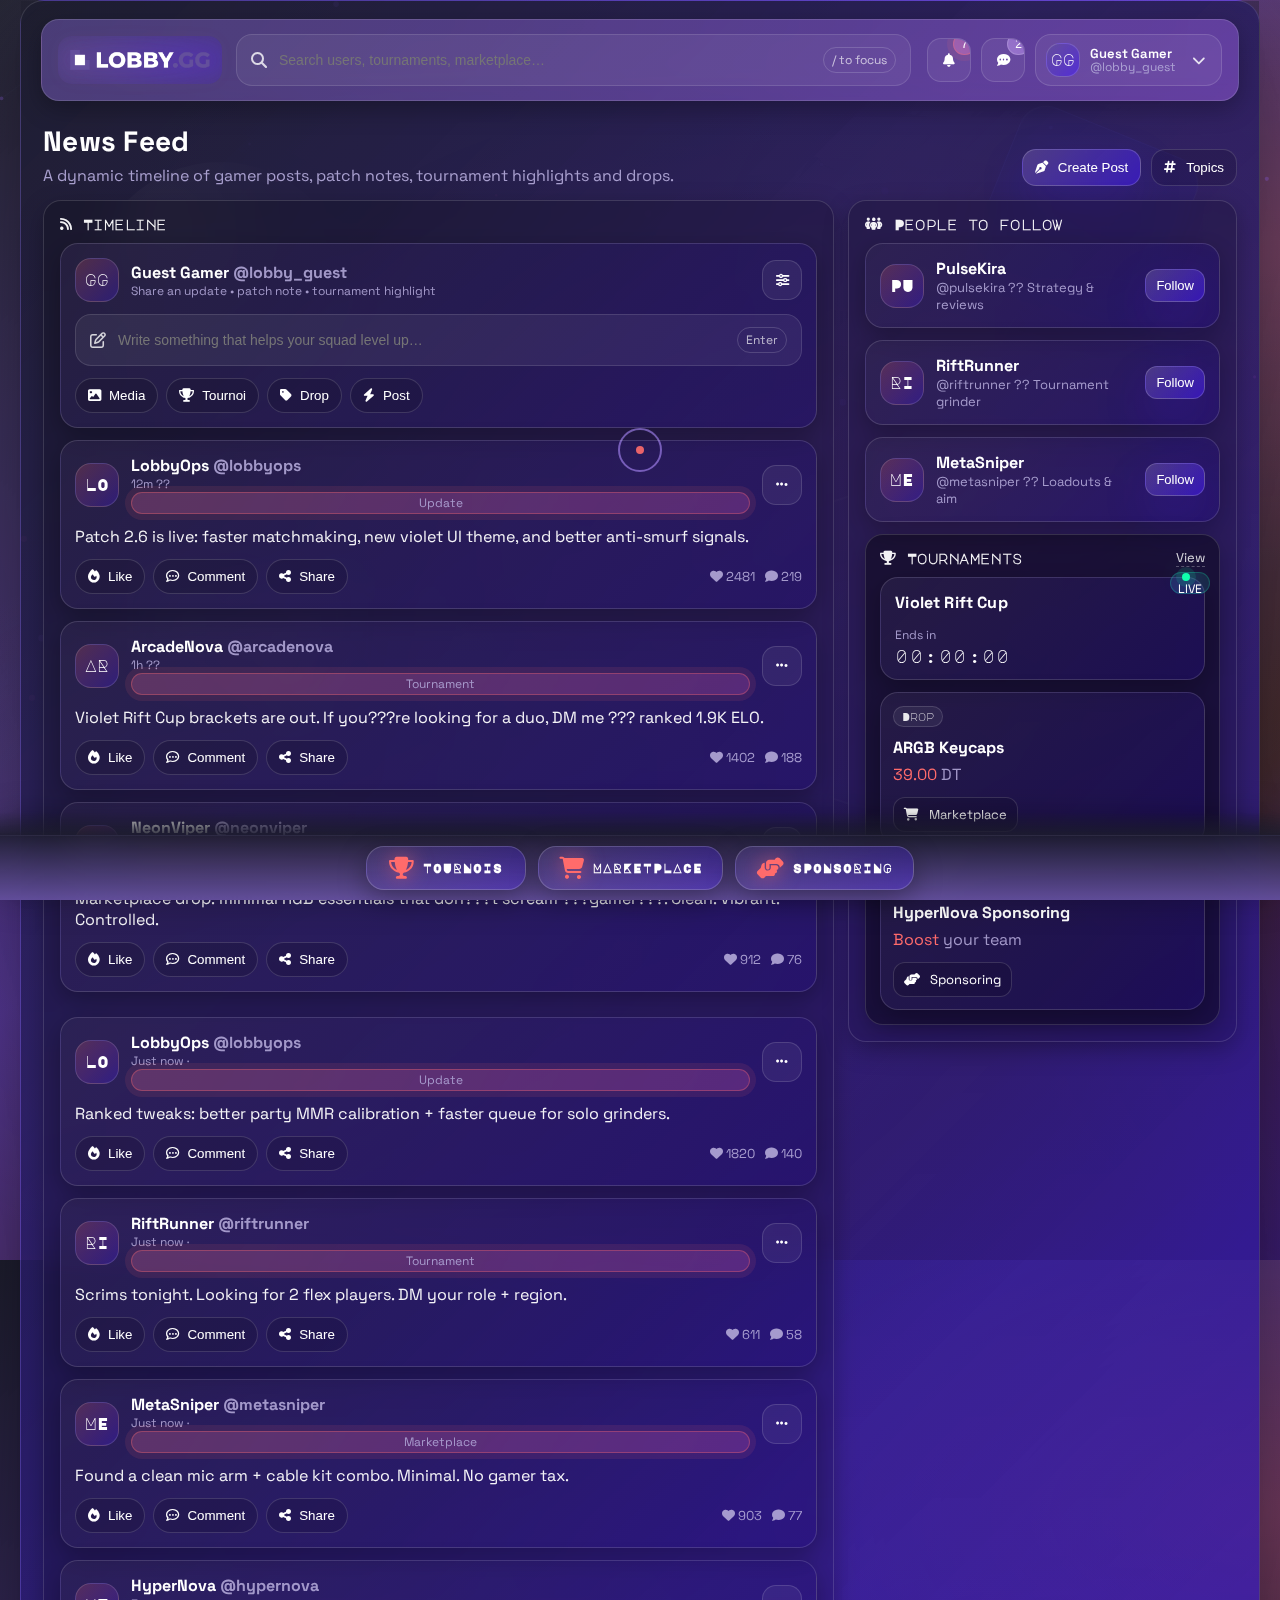
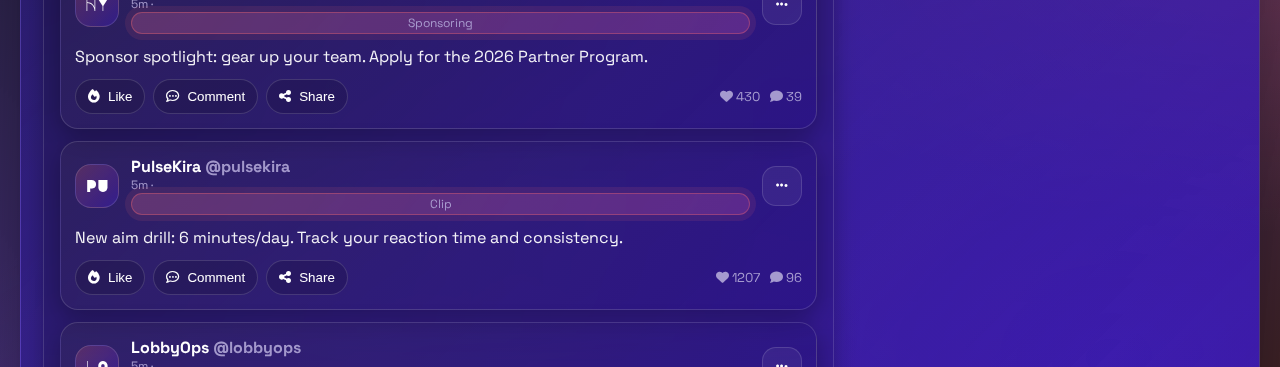
<file: lobby front template/index.html>
<!DOCTYPE html>
<html lang="en" data-theme="lobby">
  <head>
    <meta charset="UTF-8" />
    <meta name="viewport" content="width=device-width, initial-scale=1.0" />
    <meta name="color-scheme" content="dark" />
    <title>Lobby.gg • News Feed</title>

    
    <link rel="preconnect" href="https://fonts.googleapis.com">
    <link rel="preconnect" href="https://fonts.gstatic.com" crossorigin>
    <link href="https://fonts.googleapis.com/css2?family=Major+Mono+Display&family=Space+Grotesk:wght@400;500;600;700&display=swap" rel="stylesheet">

    
    <link rel="stylesheet" href="https://cdnjs.cloudflare.com/ajax/libs/font-awesome/6.5.1/css/all.min.css">

    
    <link rel="stylesheet" href="assets/front/css/front.css">
    
  </head>

  <body class="lobby-body" data-page="blog">
    
    <canvas id="lobby-particles" aria-hidden="true"></canvas>
    <div class="lobby-parallax-layer" aria-hidden="true">
      <div class="float-obj obj-planet"></div>
      <div class="float-obj obj-cube"></div>
      <div class="float-obj obj-spark"></div>
      <div class="float-obj obj-ring"></div>
      <div class="float-obj obj-joystick"></div>
      <div class="float-obj obj-vr"></div>
      <div class="float-obj obj-headset"></div>
    </div>

    
    <div id="lobby-cursor" aria-hidden="true"></div>
    <div id="lobby-cursor-dot" aria-hidden="true"></div>

    <div class="lobby-shell lobby-shell--topnav">
      <div class="lobby-main lobby-main--full">
        
<header class="lobby-header">
  <div class="header-left">
    <a class="lobby-logo" href="blog.html" aria-label="Lobby.gg home">
      <img
        class="logo-img"
        src="assets/images/lobby-logo-white.png"
        alt="Lobby.gg logo"
      /> 
      <span class="logo-glow" aria-hidden="true"></span>
    </a>

    <div class="lobby-search" data-search>
      <i class="fa-solid fa-magnifying-glass" aria-hidden="true"></i>
      <input
        type="search"
        placeholder="Search users, tournaments, marketplace…"
        aria-label="Search"
        autocomplete="off"
      />
      <div class="search-hint" aria-hidden="true">/ to focus</div>
      <div class="search-results" data-search-results aria-hidden="true"></div>
    </div>
  </div>

  <div class="header-right">
    <button class="header-icon" type="button" data-notif-trigger aria-label="Notifications">
      <i class="fa-solid fa-bell"></i>
      <span class="pill pill-accent" data-notif-count>7</span>
      <span class="micro-explosion" aria-hidden="true"></span>
    </button>

    <button class="header-icon" type="button" aria-label="Quick Messages">
      <i class="fa-solid fa-comment-dots"></i>
      <span class="pill">2</span>
    </button>

    <div class="header-user" data-user-menu>
      <div class="user-avatar" aria-hidden="true">
        <span>GG</span>
      </div>
      <div class="user-meta">
        <div class="user-name">Guest Gamer</div>
        <div class="user-tag">@lobby_guest</div>
      </div>
      <button class="chev" type="button" aria-label="Open user menu">
        <i class="fa-solid fa-chevron-down"></i>
      </button>
    </div>
  </div>
</header>

<div class="user-dropdown" data-user-dropdown aria-hidden="true">
  <a class="dd-item" href="users.html"><i class="fa-solid fa-user-astronaut"></i> Profile</a>
  <a class="dd-item" href="marketplace.html"><i class="fa-solid fa-bag-shopping"></i> Saved items</a>
  <a class="dd-item" href="tournaments.html"><i class="fa-solid fa-trophy"></i> My tournaments</a>
  <div class="dd-sep"></div>
  <button class="dd-item" type="button"><i class="fa-solid fa-right-from-bracket"></i> Logout</button>
</div>




        <main class="lobby-content">
          <section class="page-head">
    <div>
      <h1 class="page-title">News Feed</h1>
      <p class="page-sub">A dynamic timeline of gamer posts, patch notes, tournament highlights and drops.</p>
    </div>
    <div class="page-actions">
      <button class="btn btn-primary" type="button"><i class="fa-solid fa-pen-nib"></i> Create Post</button>
      <button class="btn btn-ghost" type="button"><i class="fa-solid fa-hashtag"></i> Topics</button>
    </div>
  </section>

  <section class="grid">
    <div class="col span-8">
      <div class="panel">
        <div class="panel-head">
          <h2 class="panel-title"><i class="fa-solid fa-rss"></i> Timeline</h2>
        </div>

        
        <article class="card post-card" data-tilt>
          <div class="post-top">
            <div class="avatar avatar-grad">GG</div>
            <div class="post-meta">
              <div class="post-user">Guest Gamer <span class="muted">@lobby_guest</span></div>
              <div class="post-time">Share an update • patch note • tournament highlight</div>
            </div>
            <button class="icon-btn" type="button" aria-label="Composer options"><i class="fa-solid fa-sliders"></i></button>
          </div>
          <div class="post-body">
            <div class="lobby-search" style="max-width:none">
              <i class="fa-regular fa-pen-to-square" aria-hidden="true"></i>
              <input type="text" placeholder="Write something that helps your squad level up…" aria-label="Create post">
              <div class="search-hint" aria-hidden="true">Enter</div>
            </div>
          </div>
          <div class="post-actions">
            <button class="chip" type="button"><i class="fa-solid fa-image"></i> Media</button>
            <button class="chip" type="button"><i class="fa-solid fa-trophy"></i> Tournoi</button>
            <button class="chip" type="button"><i class="fa-solid fa-tag"></i> Drop</button>
            <button class="chip chip-like" type="button" data-reaction><i class="fa-solid fa-bolt"></i> Post</button>
          </div>
        </article>

        <div class="feed" style="margin-top:12px" data-feed>
                      <article class="card post-card" data-tilt>
              <div class="post-top">
                <div class="avatar avatar-grad">LO</div>
                <div class="post-meta">
                  <div class="post-user">LobbyOps <span class="muted">@lobbyops</span></div>
                  <div class="post-time">12m ?? <span class="pill pill-accent" style="position:static;height:auto;min-width:auto;padding:2px 10px">Update</span></div>
                </div>
                <button class="icon-btn" type="button" aria-label="Post menu"><i class="fa-solid fa-ellipsis"></i></button>
              </div>
              <div class="post-body">Patch 2.6 is live: faster matchmaking, new violet UI theme, and better anti-smurf signals.</div>
              <div class="post-actions">
                <button class="chip chip-like" type="button" data-reaction><i class="fa-solid fa-fire"></i> Like</button>
                <button class="chip" type="button"><i class="fa-regular fa-comment-dots"></i> Comment</button>
                <button class="chip" type="button"><i class="fa-solid fa-share-nodes"></i> Share</button>
                <div class="post-stats">
                  <span><i class="fa-solid fa-heart"></i> 2481</span>
                  <span><i class="fa-solid fa-comment"></i> 219</span>
                </div>
              </div>
            </article>
            <article class="card post-card" data-tilt>
              <div class="post-top">
                <div class="avatar avatar-grad">AR</div>
                <div class="post-meta">
                  <div class="post-user">ArcadeNova <span class="muted">@arcadenova</span></div>
                  <div class="post-time">1h ?? <span class="pill pill-accent" style="position:static;height:auto;min-width:auto;padding:2px 10px">Tournament</span></div>
                </div>
                <button class="icon-btn" type="button" aria-label="Post menu"><i class="fa-solid fa-ellipsis"></i></button>
              </div>
              <div class="post-body">Violet Rift Cup brackets are out. If you???re looking for a duo, DM me ??? ranked 1.9K ELO.</div>
              <div class="post-actions">
                <button class="chip chip-like" type="button" data-reaction><i class="fa-solid fa-fire"></i> Like</button>
                <button class="chip" type="button"><i class="fa-regular fa-comment-dots"></i> Comment</button>
                <button class="chip" type="button"><i class="fa-solid fa-share-nodes"></i> Share</button>
                <div class="post-stats">
                  <span><i class="fa-solid fa-heart"></i> 1402</span>
                  <span><i class="fa-solid fa-comment"></i> 188</span>
                </div>
              </div>
            </article>
            <article class="card post-card" data-tilt>
              <div class="post-top">
                <div class="avatar avatar-grad">NV</div>
                <div class="post-meta">
                  <div class="post-user">NeonViper <span class="muted">@neonviper</span></div>
                  <div class="post-time">3h ?? <span class="pill pill-accent" style="position:static;height:auto;min-width:auto;padding:2px 10px">Marketplace</span></div>
                </div>
                <button class="icon-btn" type="button" aria-label="Post menu"><i class="fa-solid fa-ellipsis"></i></button>
              </div>
              <div class="post-body">Marketplace drop: minimal RGB essentials that don???t scream ???gamer???. Clean. Vibrant. Controlled.</div>
              <div class="post-actions">
                <button class="chip chip-like" type="button" data-reaction><i class="fa-solid fa-fire"></i> Like</button>
                <button class="chip" type="button"><i class="fa-regular fa-comment-dots"></i> Comment</button>
                <button class="chip" type="button"><i class="fa-solid fa-share-nodes"></i> Share</button>
                <div class="post-stats">
                  <span><i class="fa-solid fa-heart"></i> 912</span>
                  <span><i class="fa-solid fa-comment"></i> 76</span>
                </div>
              </div>
            </article>

        </div>

        <div class="feed-loading" data-feed-loader aria-hidden="true">
          <div class="loader-orb"></div>
          <div class="muted">Loading more…</div>
        </div>
      </div>
    </div>

    <div class="col span-4">
      <div class="panel">
        <div class="panel-head">
          <h2 class="panel-title"><i class="fa-solid fa-people-group"></i> People to follow</h2>
        </div>
        <div class="stack">
                      <div class="card user-card2" data-tilt style="padding:14px">
              <div class="u-top">
                <div class="avatar avatar-grad">PU</div>
                <div class="u-meta">
                  <div class="u-name">PulseKira</div>
                  <div class="u-sub">@pulsekira ?? Strategy & reviews</div>
                </div>
                <button class="btn btn-mini btn-primary" type="button">Follow</button>
              </div>
            </div>
            <div class="card user-card2" data-tilt style="padding:14px">
              <div class="u-top">
                <div class="avatar avatar-grad">RI</div>
                <div class="u-meta">
                  <div class="u-name">RiftRunner</div>
                  <div class="u-sub">@riftrunner ?? Tournament grinder</div>
                </div>
                <button class="btn btn-mini btn-primary" type="button">Follow</button>
              </div>
            </div>
            <div class="card user-card2" data-tilt style="padding:14px">
              <div class="u-top">
                <div class="avatar avatar-grad">ME</div>
                <div class="u-meta">
                  <div class="u-name">MetaSniper</div>
                  <div class="u-sub">@metasniper ?? Loadouts & aim</div>
                </div>
                <button class="btn btn-mini btn-primary" type="button">Follow</button>
              </div>
            </div>


          <div class="panel" style="padding:14px">
            <div class="panel-head" style="margin-bottom:10px">
              <h2 class="panel-title"><i class="fa-solid fa-trophy"></i> Tournaments</h2>
              <a class="panel-link" href="tournaments.html">View</a>
            </div>
            <div class="stack">
              <div class="card tour-card" data-tilt data-countdown data-end="1710005400">
                <div class="tour-top">
                  <div class="tour-name">Violet Rift Cup</div>
                  <div class="pill pill-live"><span class="dot-live"></span> LIVE</div>
                </div>
                <div class="tour-count">
                  <div class="count-label">Ends in</div>
                  <div class="count-value" data-countdown-value>--:--:--</div>
                </div>
              </div>
              <div class="card market-item" data-tilt>
                <div class="market-badge">Drop</div>
                <div class="market-name">ARGB Keycaps</div>
                <div class="market-price"><span class="accent">39.00</span> <span class="muted">DT</span></div>
                <div class="row-actions">
                  <a class="btn btn-mini btn-ghost" href="marketplace.html"><i class="fa-solid fa-cart-shopping"></i> Marketplace</a>
                </div>
              </div>
              <div class="card market-item" data-tilt>
                <div class="market-badge">Partner</div>
                <div class="market-name">HyperNova Sponsoring</div>
                <div class="market-price"><span class="accent">Boost</span> <span class="muted">your team</span></div>
                <div class="row-actions">
                  <a class="btn btn-mini btn-ghost" href="sponsoring.html"><i class="fa-solid fa-handshake-angle"></i> Sponsoring</a>
                </div>
              </div>
            </div>
          </div>
        </div>
      </div>
    </div>
  </section>
        </main>

        
<footer class="lobby-footer" aria-label="Live stats"> 
  <div class="footer-stats">
    <div class="stat" data-stat>
      <div class="stat-icon">
        <i class="fa-solid fa-signal"></i>
      </div>
      <div class="stat-meta">
        <div class="stat-value" data-countup data-to="18234">0</div>
        <div class="stat-label">Players online</div>
      </div>
    </div>

    <div class="stat" data-stat>
      <div class="stat-icon">
        <i class="fa-solid fa-trophy"></i>
      </div>
      <div class="stat-meta">
        <div class="stat-value" data-countup data-to="128">0</div>
        <div class="stat-label">Active tournaments</div>
      </div>
    </div>

    <div class="stat" data-stat>
      <div class="stat-icon">
        <i class="fa-solid fa-wand-magic-sparkles"></i>
      </div>
      <div class="stat-meta">
        <div class="stat-value" data-countup data-to="540912">0</div>
        <div class="stat-label">Posts today</div>
      </div>
    </div>
  </div>
</footer>


      </div>
    </div>

    
<nav class="lobby-bottom-bar" aria-label="Quick navigation">
  <div class="bottom-bar-inner"> 
    <a href="tournaments.html" class="bottom-btn" data-bottom-nav>
      <i class="fa-solid fa-trophy"></i>
      <span>Tournois</span>
      <span class="bottom-btn-glow" aria-hidden="true"></span>
    </a>
    <a href="marketplace.html" class="bottom-btn" data-bottom-nav>
      <i class="fa-solid fa-cart-shopping"></i>
      <span>Marketplace</span>
      <span class="bottom-btn-glow" aria-hidden="true"></span>
    </a>
    <a href="sponsoring.html" class="bottom-btn" data-bottom-nav>
      <i class="fa-solid fa-handshake-angle"></i>
      <span>Sponsoring</span>
      <span class="bottom-btn-glow" aria-hidden="true"></span>
    </a>
  </div>
</nav>


    
    <script defer src="https://cdnjs.cloudflare.com/ajax/libs/gsap/3.12.5/gsap.min.js"></script>
    <script defer src="assets/front/js/front.js"></script>
    
  </body>
</html>
</file>
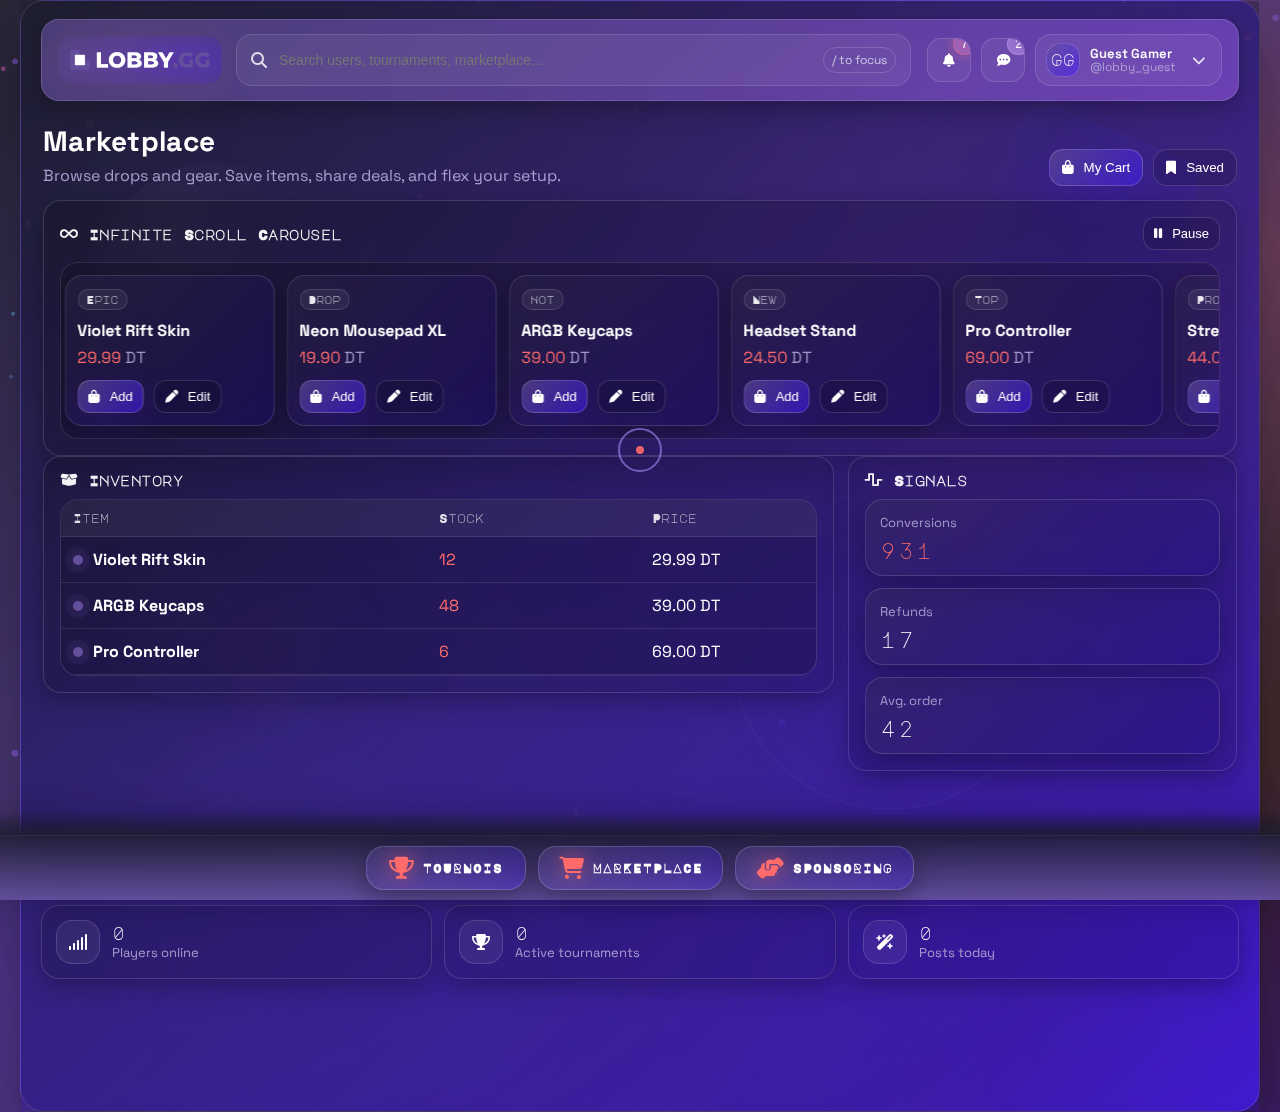
<file: lobby front template/marketplace.html>
<!DOCTYPE html>
<html lang="en" data-theme="lobby">
  <head>
    <meta charset="UTF-8" />
    <meta name="viewport" content="width=device-width, initial-scale=1.0" />
    <meta name="color-scheme" content="dark" />
    <title>Lobby.gg • Marketplace</title>

    
    <link rel="preconnect" href="https://fonts.googleapis.com">
    <link rel="preconnect" href="https://fonts.gstatic.com" crossorigin>
    <link href="https://fonts.googleapis.com/css2?family=Major+Mono+Display&family=Space+Grotesk:wght@400;500;600;700&display=swap" rel="stylesheet">

    
    <link rel="stylesheet" href="https://cdnjs.cloudflare.com/ajax/libs/font-awesome/6.5.1/css/all.min.css">

    
    <link rel="stylesheet" href="assets/front/css/front.css">
    
  </head>

  <body class="lobby-body" data-page="marketplace">
    
    <canvas id="lobby-particles" aria-hidden="true"></canvas>
    <div class="lobby-parallax-layer" aria-hidden="true">
      <div class="float-obj obj-planet"></div>
      <div class="float-obj obj-cube"></div>
      <div class="float-obj obj-spark"></div>
      <div class="float-obj obj-ring"></div>
      <div class="float-obj obj-joystick"></div>
      <div class="float-obj obj-vr"></div>
      <div class="float-obj obj-headset"></div>
    </div>

    
    <div id="lobby-cursor" aria-hidden="true"></div>
    <div id="lobby-cursor-dot" aria-hidden="true"></div>

    <div class="lobby-shell lobby-shell--topnav">
      <div class="lobby-main lobby-main--full">
        
<header class="lobby-header">
  <div class="header-left">
    <a class="lobby-logo" href="blog.html" aria-label="Lobby.gg home">
      <img
        class="logo-img"
        src="assets/images/lobby-logo-white.png"
        alt="Lobby.gg logo"
      /> 
      <span class="logo-glow" aria-hidden="true"></span>
    </a>

    <div class="lobby-search" data-search>
      <i class="fa-solid fa-magnifying-glass" aria-hidden="true"></i>
      <input
        type="search"
        placeholder="Search users, tournaments, marketplace…"
        aria-label="Search"
        autocomplete="off"
      />
      <div class="search-hint" aria-hidden="true">/ to focus</div>
      <div class="search-results" data-search-results aria-hidden="true"></div>
    </div>
  </div>

  <div class="header-right">
    <button class="header-icon" type="button" data-notif-trigger aria-label="Notifications">
      <i class="fa-solid fa-bell"></i>
      <span class="pill pill-accent" data-notif-count>7</span>
      <span class="micro-explosion" aria-hidden="true"></span>
    </button>

    <button class="header-icon" type="button" aria-label="Quick Messages">
      <i class="fa-solid fa-comment-dots"></i>
      <span class="pill">2</span>
    </button>

    <div class="header-user" data-user-menu>
      <div class="user-avatar" aria-hidden="true">
        <span>GG</span>
      </div>
      <div class="user-meta">
        <div class="user-name">Guest Gamer</div>
        <div class="user-tag">@lobby_guest</div>
      </div>
      <button class="chev" type="button" aria-label="Open user menu">
        <i class="fa-solid fa-chevron-down"></i>
      </button>
    </div>
  </div>
</header>

<div class="user-dropdown" data-user-dropdown aria-hidden="true">
  <a class="dd-item" href="users.html"><i class="fa-solid fa-user-astronaut"></i> Profile</a>
  <a class="dd-item" href="marketplace.html"><i class="fa-solid fa-bag-shopping"></i> Saved items</a>
  <a class="dd-item" href="tournaments.html"><i class="fa-solid fa-trophy"></i> My tournaments</a>
  <div class="dd-sep"></div>
  <button class="dd-item" type="button"><i class="fa-solid fa-right-from-bracket"></i> Logout</button>
</div>




        <main class="lobby-content">
          <section class="page-head">
    <div>
      <h1 class="page-title">Marketplace</h1>
      <p class="page-sub">Browse drops and gear. Save items, share deals, and flex your setup.</p>
    </div>
    <div class="page-actions">
      <button class="btn btn-primary" type="button"><i class="fa-solid fa-bag-shopping"></i> My Cart</button>
      <button class="btn btn-ghost" type="button"><i class="fa-solid fa-bookmark"></i> Saved</button>
    </div>
  </section>

  <div class="panel">
    <div class="panel-head">
      <h2 class="panel-title"><i class="fa-solid fa-infinity"></i> Infinite Scroll Carousel</h2>
      <button class="btn btn-mini btn-ghost" type="button" data-carousel-pause><i class="fa-solid fa-pause"></i> Pause</button>
    </div>

    <div class="market-carousel big" data-infinite-carousel>
      <div class="market-track">
                  <div class="market-item card" data-tilt>
            <div class="market-badge">Epic</div>
            <div class="market-name">Violet Rift Skin</div>
            <div class="market-price"><span class="accent">29.99</span> <span class="muted">DT</span></div>
            <div class="row-actions">
              <button class="btn btn-mini btn-primary" type="button"><i class="fa-solid fa-bag-shopping"></i> Add</button>
              <button class="btn btn-mini btn-ghost" type="button"><i class="fa-solid fa-pen"></i> Edit</button>
            </div>
          </div>
          <div class="market-item card" data-tilt>
            <div class="market-badge">Drop</div>
            <div class="market-name">Neon Mousepad XL</div>
            <div class="market-price"><span class="accent">19.90</span> <span class="muted">DT</span></div>
            <div class="row-actions">
              <button class="btn btn-mini btn-primary" type="button"><i class="fa-solid fa-bag-shopping"></i> Add</button>
              <button class="btn btn-mini btn-ghost" type="button"><i class="fa-solid fa-pen"></i> Edit</button>
            </div>
          </div>
          <div class="market-item card" data-tilt>
            <div class="market-badge">Hot</div>
            <div class="market-name">ARGB Keycaps</div>
            <div class="market-price"><span class="accent">39.00</span> <span class="muted">DT</span></div>
            <div class="row-actions">
              <button class="btn btn-mini btn-primary" type="button"><i class="fa-solid fa-bag-shopping"></i> Add</button>
              <button class="btn btn-mini btn-ghost" type="button"><i class="fa-solid fa-pen"></i> Edit</button>
            </div>
          </div>
          <div class="market-item card" data-tilt>
            <div class="market-badge">New</div>
            <div class="market-name">Headset Stand</div>
            <div class="market-price"><span class="accent">24.50</span> <span class="muted">DT</span></div>
            <div class="row-actions">
              <button class="btn btn-mini btn-primary" type="button"><i class="fa-solid fa-bag-shopping"></i> Add</button>
              <button class="btn btn-mini btn-ghost" type="button"><i class="fa-solid fa-pen"></i> Edit</button>
            </div>
          </div>
          <div class="market-item card" data-tilt>
            <div class="market-badge">Top</div>
            <div class="market-name">Pro Controller</div>
            <div class="market-price"><span class="accent">69.00</span> <span class="muted">DT</span></div>
            <div class="row-actions">
              <button class="btn btn-mini btn-primary" type="button"><i class="fa-solid fa-bag-shopping"></i> Add</button>
              <button class="btn btn-mini btn-ghost" type="button"><i class="fa-solid fa-pen"></i> Edit</button>
            </div>
          </div>
          <div class="market-item card" data-tilt>
            <div class="market-badge">Pro</div>
            <div class="market-name">Streamer Mic Arm</div>
            <div class="market-price"><span class="accent">44.00</span> <span class="muted">DT</span></div>
            <div class="row-actions">
              <button class="btn btn-mini btn-primary" type="button"><i class="fa-solid fa-bag-shopping"></i> Add</button>
              <button class="btn btn-mini btn-ghost" type="button"><i class="fa-solid fa-pen"></i> Edit</button>
            </div>
          </div>
          <div class="market-item card" data-tilt>
            <div class="market-badge">Glow</div>
            <div class="market-name">RGB Light Bars</div>
            <div class="market-price"><span class="accent">27.00</span> <span class="muted">DT</span></div>
            <div class="row-actions">
              <button class="btn btn-mini btn-primary" type="button"><i class="fa-solid fa-bag-shopping"></i> Add</button>
              <button class="btn btn-mini btn-ghost" type="button"><i class="fa-solid fa-pen"></i> Edit</button>
            </div>
          </div>

      </div>
    </div>
  </div>

  <section class="grid">
    <div class="col span-8">
      <div class="panel">
        <div class="panel-head">
          <h2 class="panel-title"><i class="fa-solid fa-box-open"></i> Inventory</h2>
        </div>

        <div class="table">
          <div class="row head">
            <div>Item</div>
            <div>Stock</div>
            <div>Price</div>
          </div>
          <div class="row">
            <div class="brand"><span class="brand-dot"></span> Violet Rift Skin</div>
            <div class="accent">12</div>
            <div>29.99 DT</div>
          </div>
          <div class="row">
            <div class="brand"><span class="brand-dot"></span> ARGB Keycaps</div>
            <div class="accent">48</div>
            <div>39.00 DT</div>
          </div>
          <div class="row">
            <div class="brand"><span class="brand-dot"></span> Pro Controller</div>
            <div class="accent">6</div>
            <div>69.00 DT</div>
          </div>
        </div>
      </div>
    </div>

    <div class="col span-4">
      <div class="panel">
        <div class="panel-head">
          <h2 class="panel-title"><i class="fa-solid fa-wave-square"></i> Signals</h2>
        </div>
        <div class="mini-kpis">
          <div class="kpi card">
            <div class="kpi-label">Conversions</div>
            <div class="kpi-value accent" data-countup data-to="931">0</div>
          </div>
          <div class="kpi card">
            <div class="kpi-label">Refunds</div>
            <div class="kpi-value" data-countup data-to="17">0</div>
          </div>
          <div class="kpi card">
            <div class="kpi-label">Avg. order</div>
            <div class="kpi-value" data-countup data-to="42">0</div>
          </div>
        </div>
      </div>
    </div>
  </section>
        </main>

        
<footer class="lobby-footer" aria-label="Live stats"> 
  <div class="footer-stats">
    <div class="stat" data-stat>
      <div class="stat-icon">
        <i class="fa-solid fa-signal"></i>
      </div>
      <div class="stat-meta">
        <div class="stat-value" data-countup data-to="18234">0</div>
        <div class="stat-label">Players online</div>
      </div>
    </div>

    <div class="stat" data-stat>
      <div class="stat-icon">
        <i class="fa-solid fa-trophy"></i>
      </div>
      <div class="stat-meta">
        <div class="stat-value" data-countup data-to="128">0</div>
        <div class="stat-label">Active tournaments</div>
      </div>
    </div>

    <div class="stat" data-stat>
      <div class="stat-icon">
        <i class="fa-solid fa-wand-magic-sparkles"></i>
      </div>
      <div class="stat-meta">
        <div class="stat-value" data-countup data-to="540912">0</div>
        <div class="stat-label">Posts today</div>
      </div>
    </div>
  </div>
</footer>


      </div>
    </div>

    
<nav class="lobby-bottom-bar" aria-label="Quick navigation">
  <div class="bottom-bar-inner"> 
    <a href="tournaments.html" class="bottom-btn" data-bottom-nav>
      <i class="fa-solid fa-trophy"></i>
      <span>Tournois</span>
      <span class="bottom-btn-glow" aria-hidden="true"></span>
    </a>
    <a href="marketplace.html" class="bottom-btn" data-bottom-nav>
      <i class="fa-solid fa-cart-shopping"></i>
      <span>Marketplace</span>
      <span class="bottom-btn-glow" aria-hidden="true"></span>
    </a>
    <a href="sponsoring.html" class="bottom-btn" data-bottom-nav>
      <i class="fa-solid fa-handshake-angle"></i>
      <span>Sponsoring</span>
      <span class="bottom-btn-glow" aria-hidden="true"></span>
    </a>
  </div>
</nav>


    
    <script defer src="https://cdnjs.cloudflare.com/ajax/libs/gsap/3.12.5/gsap.min.js"></script>
    <script defer src="assets/front/js/front.js"></script>
    
  </body>
</html>
</file>
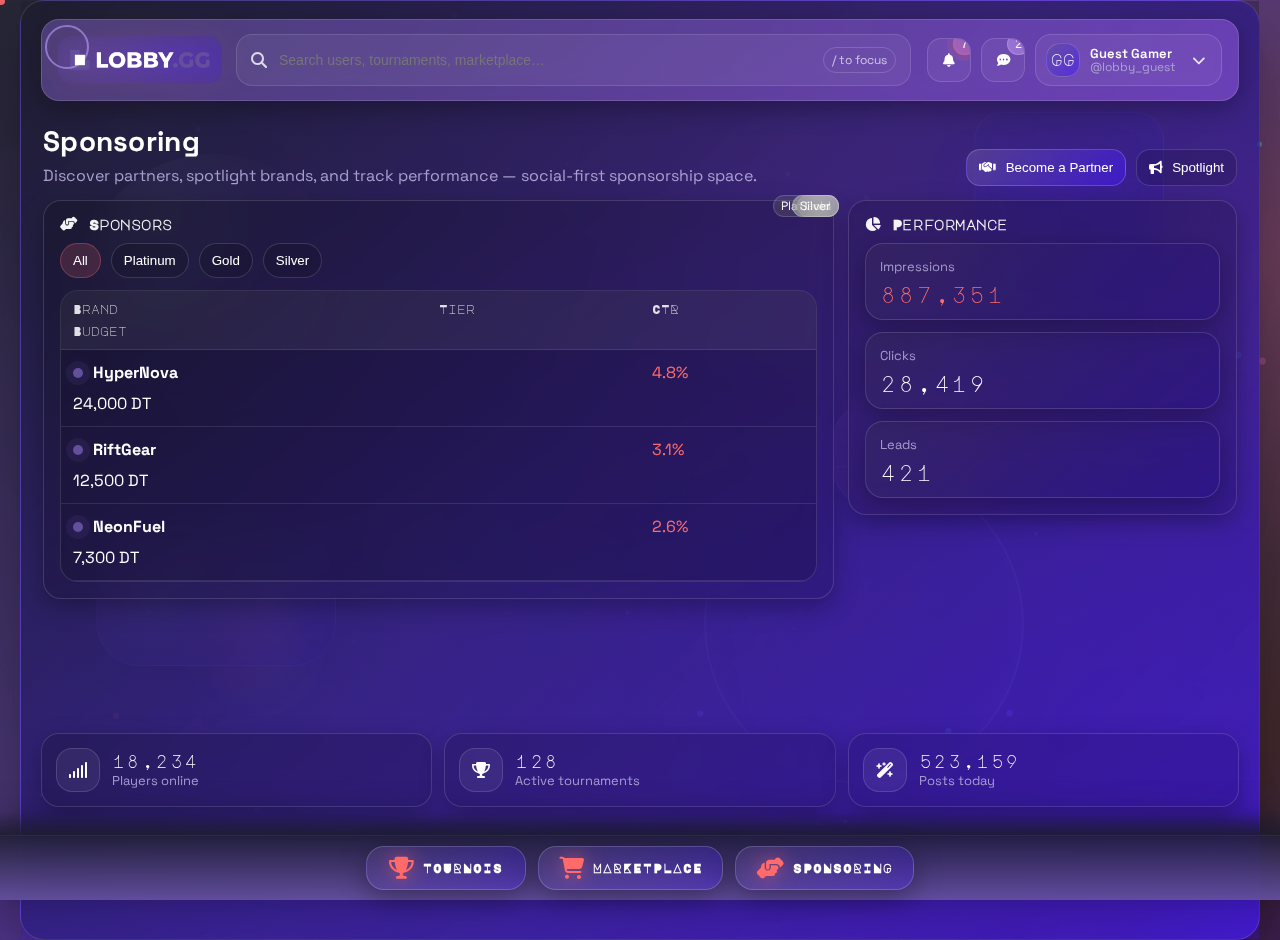
<file: lobby front template/sponsoring.html>
<!DOCTYPE html>
<html lang="en" data-theme="lobby">
  <head>
    <meta charset="UTF-8" />
    <meta name="viewport" content="width=device-width, initial-scale=1.0" />
    <meta name="color-scheme" content="dark" />
    <title>Lobby.gg • Sponsoring</title>

    
    <link rel="preconnect" href="https://fonts.googleapis.com">
    <link rel="preconnect" href="https://fonts.gstatic.com" crossorigin>
    <link href="https://fonts.googleapis.com/css2?family=Major+Mono+Display&family=Space+Grotesk:wght@400;500;600;700&display=swap" rel="stylesheet">

    
    <link rel="stylesheet" href="https://cdnjs.cloudflare.com/ajax/libs/font-awesome/6.5.1/css/all.min.css">

    
    <link rel="stylesheet" href="assets/front/css/front.css">
    
  </head>

  <body class="lobby-body" data-page="sponsoring">
    
    <canvas id="lobby-particles" aria-hidden="true"></canvas>
    <div class="lobby-parallax-layer" aria-hidden="true">
      <div class="float-obj obj-planet"></div>
      <div class="float-obj obj-cube"></div>
      <div class="float-obj obj-spark"></div>
      <div class="float-obj obj-ring"></div>
      <div class="float-obj obj-joystick"></div>
      <div class="float-obj obj-vr"></div>
      <div class="float-obj obj-headset"></div>
    </div>

    
    <div id="lobby-cursor" aria-hidden="true"></div>
    <div id="lobby-cursor-dot" aria-hidden="true"></div>

    <div class="lobby-shell lobby-shell--topnav">
      <div class="lobby-main lobby-main--full">
        
<header class="lobby-header">
  <div class="header-left">
    <a class="lobby-logo" href="blog.html" aria-label="Lobby.gg home">
      <img
        class="logo-img"
        src="assets/images/lobby-logo-white.png"
        alt="Lobby.gg logo"
      /> 
      <span class="logo-glow" aria-hidden="true"></span>
    </a>

    <div class="lobby-search" data-search>
      <i class="fa-solid fa-magnifying-glass" aria-hidden="true"></i>
      <input
        type="search"
        placeholder="Search users, tournaments, marketplace…"
        aria-label="Search"
        autocomplete="off"
      />
      <div class="search-hint" aria-hidden="true">/ to focus</div>
      <div class="search-results" data-search-results aria-hidden="true"></div>
    </div>
  </div>

  <div class="header-right">
    <button class="header-icon" type="button" data-notif-trigger aria-label="Notifications">
      <i class="fa-solid fa-bell"></i>
      <span class="pill pill-accent" data-notif-count>7</span>
      <span class="micro-explosion" aria-hidden="true"></span>
    </button>

    <button class="header-icon" type="button" aria-label="Quick Messages">
      <i class="fa-solid fa-comment-dots"></i>
      <span class="pill">2</span>
    </button>

    <div class="header-user" data-user-menu>
      <div class="user-avatar" aria-hidden="true">
        <span>GG</span>
      </div>
      <div class="user-meta">
        <div class="user-name">Guest Gamer</div>
        <div class="user-tag">@lobby_guest</div>
      </div>
      <button class="chev" type="button" aria-label="Open user menu">
        <i class="fa-solid fa-chevron-down"></i>
      </button>
    </div>
  </div>
</header>

<div class="user-dropdown" data-user-dropdown aria-hidden="true">
  <a class="dd-item" href="users.html"><i class="fa-solid fa-user-astronaut"></i> Profile</a>
  <a class="dd-item" href="marketplace.html"><i class="fa-solid fa-bag-shopping"></i> Saved items</a>
  <a class="dd-item" href="tournaments.html"><i class="fa-solid fa-trophy"></i> My tournaments</a>
  <div class="dd-sep"></div>
  <button class="dd-item" type="button"><i class="fa-solid fa-right-from-bracket"></i> Logout</button>
</div>




        <main class="lobby-content">
          <section class="page-head">
    <div>
      <h1 class="page-title">Sponsoring</h1>
      <p class="page-sub">Discover partners, spotlight brands, and track performance — social-first sponsorship space.</p>
    </div>
    <div class="page-actions">
      <button class="btn btn-primary" type="button"><i class="fa-solid fa-handshake"></i> Become a Partner</button>
      <button class="btn btn-ghost" type="button"><i class="fa-solid fa-bullhorn"></i> Spotlight</button>
    </div>
  </section>

  <section class="grid">
    <div class="col span-8">
      <div class="panel">
        <div class="panel-head">
          <h2 class="panel-title"><i class="fa-solid fa-handshake-angle"></i> Sponsors</h2>
        </div>

        <div class="sponsor-table" data-sponsor-table>
          <div class="sponsor-filters">
            <button class="chip chip-filter active" type="button" data-tier="all">All</button>
            <button class="chip chip-filter" type="button" data-tier="platinum">Platinum</button>
            <button class="chip chip-filter" type="button" data-tier="gold">Gold</button>
            <button class="chip chip-filter" type="button" data-tier="silver">Silver</button>
          </div>

          <div class="table">
            <div class="row head">
              <div>Brand</div>
              <div>Tier</div>
              <div>CTR</div>
              <div>Budget</div>
            </div>

            <div class="row" data-tier-row="platinum">
              <div class="brand"><span class="brand-dot"></span> HyperNova</div>
              <div><span class="pill">Platinum</span></div>
              <div class="accent">4.8%</div>
              <div>24,000 DT</div>
            </div>

            <div class="row" data-tier-row="gold">
              <div class="brand"><span class="brand-dot"></span> RiftGear</div>
              <div><span class="pill">Gold</span></div>
              <div class="accent">3.1%</div>
              <div>12,500 DT</div>
            </div>

            <div class="row" data-tier-row="silver">
              <div class="brand"><span class="brand-dot"></span> NeonFuel</div>
              <div><span class="pill">Silver</span></div>
              <div class="accent">2.6%</div>
              <div>7,300 DT</div>
            </div>
          </div>
        </div>
      </div>
    </div>

    <div class="col span-4">
      <div class="panel">
        <div class="panel-head">
          <h2 class="panel-title"><i class="fa-solid fa-chart-pie"></i> Performance</h2>
        </div>
        <div class="mini-kpis">
          <div class="kpi card">
            <div class="kpi-label">Impressions</div>
            <div class="kpi-value accent" data-countup data-to="912300">0</div>
          </div>
          <div class="kpi card">
            <div class="kpi-label">Clicks</div>
            <div class="kpi-value" data-countup data-to="28419">0</div>
          </div>
          <div class="kpi card">
            <div class="kpi-label">Leads</div>
            <div class="kpi-value" data-countup data-to="421">0</div>
          </div>
        </div>
      </div>
    </div>
  </section>
        </main>

        
<footer class="lobby-footer" aria-label="Live stats"> 
  <div class="footer-stats">
    <div class="stat" data-stat>
      <div class="stat-icon">
        <i class="fa-solid fa-signal"></i>
      </div>
      <div class="stat-meta">
        <div class="stat-value" data-countup data-to="18234">0</div>
        <div class="stat-label">Players online</div>
      </div>
    </div>

    <div class="stat" data-stat>
      <div class="stat-icon">
        <i class="fa-solid fa-trophy"></i>
      </div>
      <div class="stat-meta">
        <div class="stat-value" data-countup data-to="128">0</div>
        <div class="stat-label">Active tournaments</div>
      </div>
    </div>

    <div class="stat" data-stat>
      <div class="stat-icon">
        <i class="fa-solid fa-wand-magic-sparkles"></i>
      </div>
      <div class="stat-meta">
        <div class="stat-value" data-countup data-to="540912">0</div>
        <div class="stat-label">Posts today</div>
      </div>
    </div>
  </div>
</footer>


      </div>
    </div>

    
<nav class="lobby-bottom-bar" aria-label="Quick navigation">
  <div class="bottom-bar-inner"> 
    <a href="tournaments.html" class="bottom-btn" data-bottom-nav>
      <i class="fa-solid fa-trophy"></i>
      <span>Tournois</span>
      <span class="bottom-btn-glow" aria-hidden="true"></span>
    </a>
    <a href="marketplace.html" class="bottom-btn" data-bottom-nav>
      <i class="fa-solid fa-cart-shopping"></i>
      <span>Marketplace</span>
      <span class="bottom-btn-glow" aria-hidden="true"></span>
    </a>
    <a href="sponsoring.html" class="bottom-btn" data-bottom-nav>
      <i class="fa-solid fa-handshake-angle"></i>
      <span>Sponsoring</span>
      <span class="bottom-btn-glow" aria-hidden="true"></span>
    </a>
  </div>
</nav>


    
    <script defer src="https://cdnjs.cloudflare.com/ajax/libs/gsap/3.12.5/gsap.min.js"></script>
    <script defer src="assets/front/js/front.js"></script>
    
  </body>
</html>
</file>
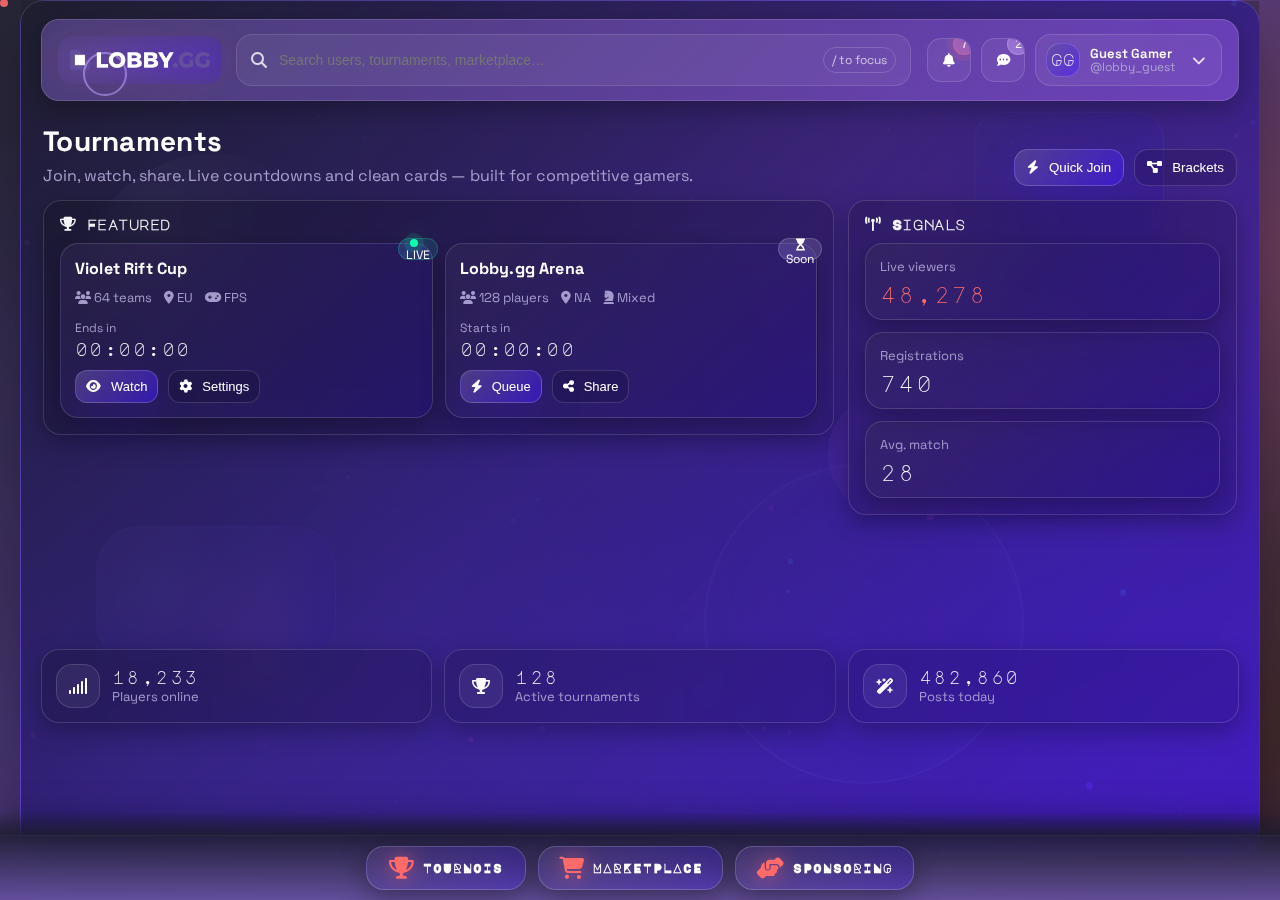
<file: lobby front template/tournaments.html>
<!DOCTYPE html>
<html lang="en" data-theme="lobby">
  <head>
    <meta charset="UTF-8" />
    <meta name="viewport" content="width=device-width, initial-scale=1.0" />
    <meta name="color-scheme" content="dark" />
    <title>Lobby.gg • Tournaments</title>

    
    <link rel="preconnect" href="https://fonts.googleapis.com">
    <link rel="preconnect" href="https://fonts.gstatic.com" crossorigin>
    <link href="https://fonts.googleapis.com/css2?family=Major+Mono+Display&family=Space+Grotesk:wght@400;500;600;700&display=swap" rel="stylesheet">

    
    <link rel="stylesheet" href="https://cdnjs.cloudflare.com/ajax/libs/font-awesome/6.5.1/css/all.min.css">

    
    <link rel="stylesheet" href="assets/front/css/front.css">
    
  </head>

  <body class="lobby-body" data-page="tournaments">
    
    <canvas id="lobby-particles" aria-hidden="true"></canvas>
    <div class="lobby-parallax-layer" aria-hidden="true">
      <div class="float-obj obj-planet"></div>
      <div class="float-obj obj-cube"></div>
      <div class="float-obj obj-spark"></div>
      <div class="float-obj obj-ring"></div>
      <div class="float-obj obj-joystick"></div>
      <div class="float-obj obj-vr"></div>
      <div class="float-obj obj-headset"></div>
    </div>

    
    <div id="lobby-cursor" aria-hidden="true"></div>
    <div id="lobby-cursor-dot" aria-hidden="true"></div>

    <div class="lobby-shell lobby-shell--topnav">
      <div class="lobby-main lobby-main--full">
        
<header class="lobby-header">
  <div class="header-left">
    <a class="lobby-logo" href="blog.html" aria-label="Lobby.gg home">
      <img
        class="logo-img"
        src="assets/images/lobby-logo-white.png"
        alt="Lobby.gg logo"
      /> 
      <span class="logo-glow" aria-hidden="true"></span>
    </a>

    <div class="lobby-search" data-search>
      <i class="fa-solid fa-magnifying-glass" aria-hidden="true"></i>
      <input
        type="search"
        placeholder="Search users, tournaments, marketplace…"
        aria-label="Search"
        autocomplete="off"
      />
      <div class="search-hint" aria-hidden="true">/ to focus</div>
      <div class="search-results" data-search-results aria-hidden="true"></div>
    </div>
  </div>

  <div class="header-right">
    <button class="header-icon" type="button" data-notif-trigger aria-label="Notifications">
      <i class="fa-solid fa-bell"></i>
      <span class="pill pill-accent" data-notif-count>7</span>
      <span class="micro-explosion" aria-hidden="true"></span>
    </button>

    <button class="header-icon" type="button" aria-label="Quick Messages">
      <i class="fa-solid fa-comment-dots"></i>
      <span class="pill">2</span>
    </button>

    <div class="header-user" data-user-menu>
      <div class="user-avatar" aria-hidden="true">
        <span>GG</span>
      </div>
      <div class="user-meta">
        <div class="user-name">Guest Gamer</div>
        <div class="user-tag">@lobby_guest</div>
      </div>
      <button class="chev" type="button" aria-label="Open user menu">
        <i class="fa-solid fa-chevron-down"></i>
      </button>
    </div>
  </div>
</header>

<div class="user-dropdown" data-user-dropdown aria-hidden="true">
  <a class="dd-item" href="users.html"><i class="fa-solid fa-user-astronaut"></i> Profile</a>
  <a class="dd-item" href="marketplace.html"><i class="fa-solid fa-bag-shopping"></i> Saved items</a>
  <a class="dd-item" href="tournaments.html"><i class="fa-solid fa-trophy"></i> My tournaments</a>
  <div class="dd-sep"></div>
  <button class="dd-item" type="button"><i class="fa-solid fa-right-from-bracket"></i> Logout</button>
</div>




        <main class="lobby-content">
          <section class="page-head">
    <div>
      <h1 class="page-title">Tournaments</h1>
      <p class="page-sub">Join, watch, share. Live countdowns and clean cards — built for competitive gamers.</p>
    </div>
    <div class="page-actions">
      <button class="btn btn-primary" type="button"><i class="fa-solid fa-bolt"></i> Quick Join</button>
      <button class="btn btn-ghost" type="button"><i class="fa-solid fa-diagram-project"></i> Brackets</button>
    </div>
  </section>

  <section class="grid">
    <div class="col span-8">
      <div class="panel">
        <div class="panel-head">
          <h2 class="panel-title"><i class="fa-solid fa-trophy"></i> Featured</h2>
        </div>

        <div class="tour-grid">
          <div class="card tour-card big" data-tilt data-countdown data-end="1710008200">
            <div class="tour-top">
              <div class="tour-name">Violet Rift Cup</div>
              <div class="pill pill-live"><span class="dot-live"></span> LIVE</div>
            </div>
            <div class="tour-meta">
              <span><i class="fa-solid fa-users"></i> 64 teams</span>
              <span><i class="fa-solid fa-location-dot"></i> EU</span>
              <span><i class="fa-solid fa-gamepad"></i> FPS</span>
            </div>
            <div class="tour-count">
              <div class="count-label">Ends in</div>
              <div class="count-value" data-countdown-value>--:--:--</div>
            </div>
            <div class="row-actions">
              <button class="btn btn-mini btn-primary" type="button"><i class="fa-solid fa-eye"></i> Watch</button>
              <button class="btn btn-mini btn-ghost" type="button"><i class="fa-solid fa-gear"></i> Settings</button>
            </div>
          </div>

          <div class="card tour-card big" data-tilt data-countdown data-end="1710003600">
            <div class="tour-top">
              <div class="tour-name">Lobby.gg Arena</div>
              <div class="pill"><i class="fa-solid fa-hourglass-start"></i> Soon</div>
            </div>
            <div class="tour-meta">
              <span><i class="fa-solid fa-users"></i> 128 players</span>
              <span><i class="fa-solid fa-location-dot"></i> NA</span>
              <span><i class="fa-solid fa-chess-knight"></i> Mixed</span>
            </div>
            <div class="tour-count">
              <div class="count-label">Starts in</div>
              <div class="count-value" data-countdown-value>--:--:--</div>
            </div>
            <div class="row-actions">
              <button class="btn btn-mini btn-primary" type="button"><i class="fa-solid fa-bolt"></i> Queue</button>
              <button class="btn btn-mini btn-ghost" type="button"><i class="fa-solid fa-share-nodes"></i> Share</button>
            </div>
          </div>
        </div>
      </div>
    </div>

    <div class="col span-4">
      <div class="panel">
        <div class="panel-head">
          <h2 class="panel-title"><i class="fa-solid fa-tower-broadcast"></i> Signals</h2>
        </div>
        <div class="mini-kpis">
          <div class="kpi card">
            <div class="kpi-label">Live viewers</div>
            <div class="kpi-value accent" data-countup data-to="48291">0</div>
          </div>
          <div class="kpi card">
            <div class="kpi-label">Registrations</div>
            <div class="kpi-value" data-countup data-to="740">0</div>
          </div>
          <div class="kpi card">
            <div class="kpi-label">Avg. match</div>
            <div class="kpi-value" data-countup data-to="28">0</div>
          </div>
        </div>
      </div>
    </div>
  </section>
        </main>

        
<footer class="lobby-footer" aria-label="Live stats"> 
  <div class="footer-stats">
    <div class="stat" data-stat>
      <div class="stat-icon">
        <i class="fa-solid fa-signal"></i>
      </div>
      <div class="stat-meta">
        <div class="stat-value" data-countup data-to="18234">0</div>
        <div class="stat-label">Players online</div>
      </div>
    </div>

    <div class="stat" data-stat>
      <div class="stat-icon">
        <i class="fa-solid fa-trophy"></i>
      </div>
      <div class="stat-meta">
        <div class="stat-value" data-countup data-to="128">0</div>
        <div class="stat-label">Active tournaments</div>
      </div>
    </div>

    <div class="stat" data-stat>
      <div class="stat-icon">
        <i class="fa-solid fa-wand-magic-sparkles"></i>
      </div>
      <div class="stat-meta">
        <div class="stat-value" data-countup data-to="540912">0</div>
        <div class="stat-label">Posts today</div>
      </div>
    </div>
  </div>
</footer>


      </div>
    </div>

    
<nav class="lobby-bottom-bar" aria-label="Quick navigation">
  <div class="bottom-bar-inner"> 
    <a href="tournaments.html" class="bottom-btn" data-bottom-nav>
      <i class="fa-solid fa-trophy"></i>
      <span>Tournois</span>
      <span class="bottom-btn-glow" aria-hidden="true"></span>
    </a>
    <a href="marketplace.html" class="bottom-btn" data-bottom-nav>
      <i class="fa-solid fa-cart-shopping"></i>
      <span>Marketplace</span>
      <span class="bottom-btn-glow" aria-hidden="true"></span>
    </a>
    <a href="sponsoring.html" class="bottom-btn" data-bottom-nav>
      <i class="fa-solid fa-handshake-angle"></i>
      <span>Sponsoring</span>
      <span class="bottom-btn-glow" aria-hidden="true"></span>
    </a>
  </div>
</nav>


    
    <script defer src="https://cdnjs.cloudflare.com/ajax/libs/gsap/3.12.5/gsap.min.js"></script>
    <script defer src="assets/front/js/front.js"></script>
    
  </body>
</html>
</file>
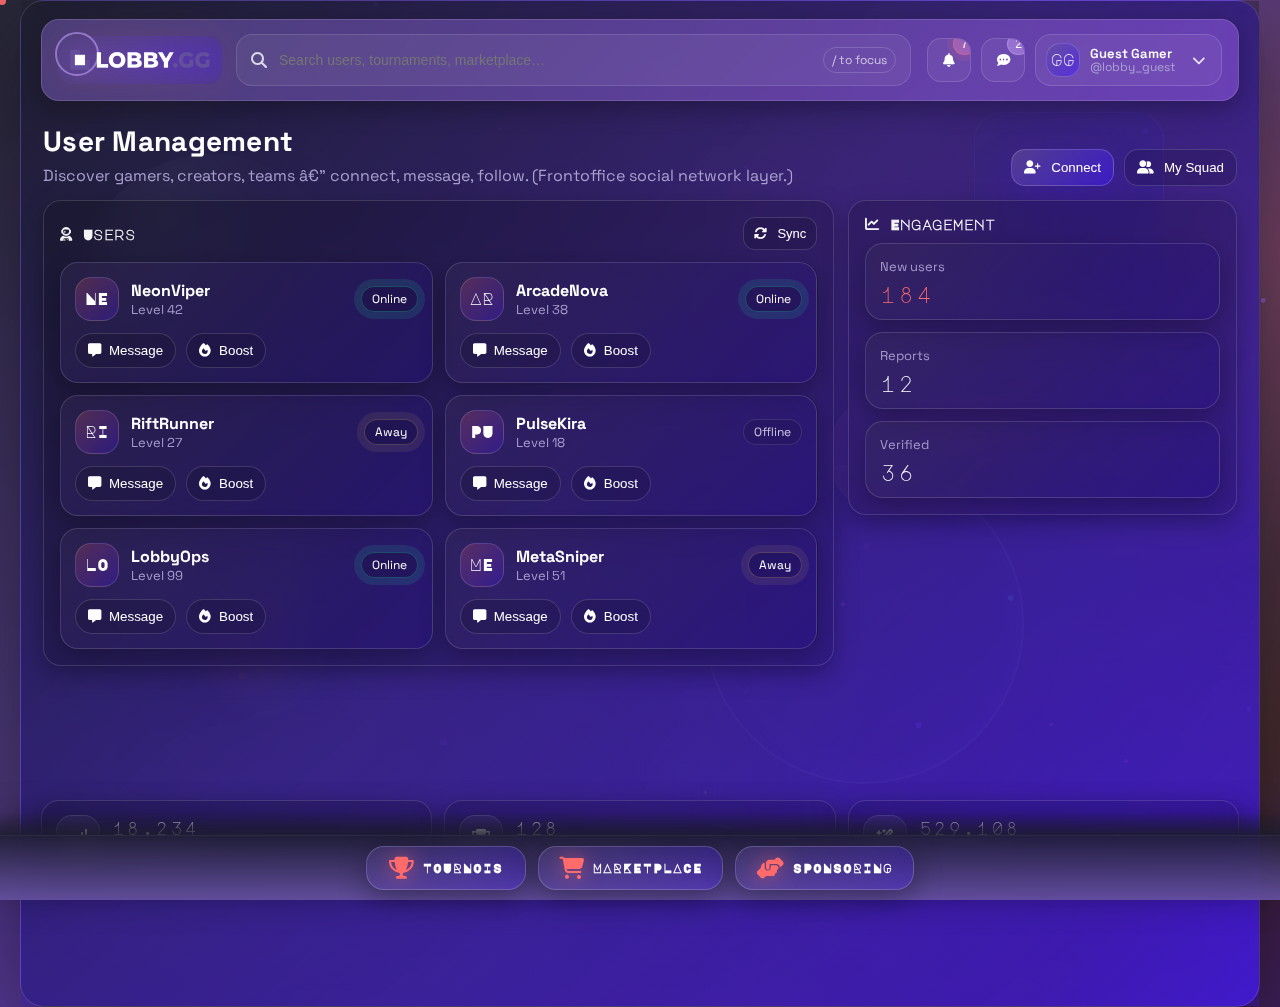
<file: lobby front template/users.html>
<!DOCTYPE html>
<html lang="en" data-theme="lobby">
  <head>
    <meta charset="UTF-8" />
    <meta name="viewport" content="width=device-width, initial-scale=1.0" />
    <meta name="color-scheme" content="dark" />
    <title>Lobby.gg â€¢ User Management</title>

    
    <link rel="preconnect" href="https://fonts.googleapis.com">
    <link rel="preconnect" href="https://fonts.gstatic.com" crossorigin>
    <link href="https://fonts.googleapis.com/css2?family=Major+Mono+Display&family=Space+Grotesk:wght@400;500;600;700&display=swap" rel="stylesheet">

    
    <link rel="stylesheet" href="https://cdnjs.cloudflare.com/ajax/libs/font-awesome/6.5.1/css/all.min.css">

    
    <link rel="stylesheet" href="assets/front/css/front.css">
    
  </head>

  <body class="lobby-body" data-page="users">
    
    <canvas id="lobby-particles" aria-hidden="true"></canvas>
    <div class="lobby-parallax-layer" aria-hidden="true">
      <div class="float-obj obj-planet"></div>
      <div class="float-obj obj-cube"></div>
      <div class="float-obj obj-spark"></div>
      <div class="float-obj obj-ring"></div>
      <div class="float-obj obj-joystick"></div>
      <div class="float-obj obj-vr"></div>
      <div class="float-obj obj-headset"></div>
    </div>

    
    <div id="lobby-cursor" aria-hidden="true"></div>
    <div id="lobby-cursor-dot" aria-hidden="true"></div>

    <div class="lobby-shell lobby-shell--topnav">
      <div class="lobby-main lobby-main--full">
        
<header class="lobby-header">
  <div class="header-left">
    <a class="lobby-logo" href="blog.html" aria-label="Lobby.gg home">
      <img
        class="logo-img"
        src="assets/images/lobby-logo-white.png"
        alt="Lobby.gg logo"
      /> 
      <span class="logo-glow" aria-hidden="true"></span>
    </a>

    <div class="lobby-search" data-search>
      <i class="fa-solid fa-magnifying-glass" aria-hidden="true"></i>
      <input
        type="search"
        placeholder="Search users, tournaments, marketplace…"
        aria-label="Search"
        autocomplete="off"
      />
      <div class="search-hint" aria-hidden="true">/ to focus</div>
      <div class="search-results" data-search-results aria-hidden="true"></div>
    </div>
  </div>

  <div class="header-right">
    <button class="header-icon" type="button" data-notif-trigger aria-label="Notifications">
      <i class="fa-solid fa-bell"></i>
      <span class="pill pill-accent" data-notif-count>7</span>
      <span class="micro-explosion" aria-hidden="true"></span>
    </button>

    <button class="header-icon" type="button" aria-label="Quick Messages">
      <i class="fa-solid fa-comment-dots"></i>
      <span class="pill">2</span>
    </button>

    <div class="header-user" data-user-menu>
      <div class="user-avatar" aria-hidden="true">
        <span>GG</span>
      </div>
      <div class="user-meta">
        <div class="user-name">Guest Gamer</div>
        <div class="user-tag">@lobby_guest</div>
      </div>
      <button class="chev" type="button" aria-label="Open user menu">
        <i class="fa-solid fa-chevron-down"></i>
      </button>
    </div>
  </div>
</header>

<div class="user-dropdown" data-user-dropdown aria-hidden="true">
  <a class="dd-item" href="users.html"><i class="fa-solid fa-user-astronaut"></i> Profile</a>
  <a class="dd-item" href="marketplace.html"><i class="fa-solid fa-bag-shopping"></i> Saved items</a>
  <a class="dd-item" href="tournaments.html"><i class="fa-solid fa-trophy"></i> My tournaments</a>
  <div class="dd-sep"></div>
  <button class="dd-item" type="button"><i class="fa-solid fa-right-from-bracket"></i> Logout</button>
</div>




        <main class="lobby-content">
          <section class="page-head">
    <div>
      <h1 class="page-title">User Management</h1>
      <p class="page-sub">Discover gamers, creators, teams â€” connect, message, follow. (Frontoffice social network layer.)</p> 
    </div>
    <div class="page-actions">
      <button class="btn btn-primary" type="button"><i class="fa-solid fa-user-plus"></i> Connect</button>
      <button class="btn btn-ghost" type="button"><i class="fa-solid fa-user-group"></i> My Squad</button>
    </div>
  </section>

  <section class="grid">
    <div class="col span-8">
      <div class="panel">
        <div class="panel-head">
          <h2 class="panel-title"><i class="fa-solid fa-user-astronaut"></i> Users</h2> 
          <div class="panel-actions">
            <button class="btn btn-mini btn-ghost" type="button" data-toast="Synced">
              <i class="fa-solid fa-rotate"></i> Sync
            </button>
          </div>
        </div>

        <div class="user-grid">
                      <div class="card user-card2" data-tilt>
              <div class="u-top">
                <div class="avatar avatar-grad">NE</div>
                <div class="u-meta">
                  <div class="u-name">NeonViper</div>
                  <div class="u-sub">Level 42</div>
                </div>
                <span class="presence online">online</span>
              </div>
              <div class="u-actions">
                <button class="chip" type="button"><i class="fa-solid fa-message"></i> Message</button>
                <button class="chip chip-like" type="button" data-reaction><i class="fa-solid fa-fire"></i> Boost</button>
              </div>
            </div>
            <div class="card user-card2" data-tilt>
              <div class="u-top">
                <div class="avatar avatar-grad">AR</div>
                <div class="u-meta">
                  <div class="u-name">ArcadeNova</div>
                  <div class="u-sub">Level 38</div>
                </div>
                <span class="presence online">online</span>
              </div>
              <div class="u-actions">
                <button class="chip" type="button"><i class="fa-solid fa-message"></i> Message</button>
                <button class="chip chip-like" type="button" data-reaction><i class="fa-solid fa-fire"></i> Boost</button>
              </div>
            </div>
            <div class="card user-card2" data-tilt>
              <div class="u-top">
                <div class="avatar avatar-grad">RI</div>
                <div class="u-meta">
                  <div class="u-name">RiftRunner</div>
                  <div class="u-sub">Level 27</div>
                </div>
                <span class="presence away">away</span>
              </div>
              <div class="u-actions">
                <button class="chip" type="button"><i class="fa-solid fa-message"></i> Message</button>
                <button class="chip chip-like" type="button" data-reaction><i class="fa-solid fa-fire"></i> Boost</button>
              </div>
            </div>
            <div class="card user-card2" data-tilt>
              <div class="u-top">
                <div class="avatar avatar-grad">PU</div>
                <div class="u-meta">
                  <div class="u-name">PulseKira</div>
                  <div class="u-sub">Level 18</div>
                </div>
                <span class="presence offline">offline</span>
              </div>
              <div class="u-actions">
                <button class="chip" type="button"><i class="fa-solid fa-message"></i> Message</button>
                <button class="chip chip-like" type="button" data-reaction><i class="fa-solid fa-fire"></i> Boost</button>
              </div>
            </div>
            <div class="card user-card2" data-tilt>
              <div class="u-top">
                <div class="avatar avatar-grad">LO</div>
                <div class="u-meta">
                  <div class="u-name">LobbyOps</div>
                  <div class="u-sub">Level 99</div>
                </div>
                <span class="presence online">online</span>
              </div>
              <div class="u-actions">
                <button class="chip" type="button"><i class="fa-solid fa-message"></i> Message</button>
                <button class="chip chip-like" type="button" data-reaction><i class="fa-solid fa-fire"></i> Boost</button>
              </div>
            </div>
            <div class="card user-card2" data-tilt>
              <div class="u-top">
                <div class="avatar avatar-grad">ME</div>
                <div class="u-meta">
                  <div class="u-name">MetaSniper</div>
                  <div class="u-sub">Level 51</div>
                </div>
                <span class="presence away">away</span>
              </div>
              <div class="u-actions">
                <button class="chip" type="button"><i class="fa-solid fa-message"></i> Message</button>
                <button class="chip chip-like" type="button" data-reaction><i class="fa-solid fa-fire"></i> Boost</button>
              </div>
            </div>

        </div>
      </div>
    </div>

    <div class="col span-4">
      <div class="panel">
        <div class="panel-head">
          <h2 class="panel-title"><i class="fa-solid fa-chart-line"></i> Engagement</h2> 
        </div>
        <div class="mini-kpis">
          <div class="kpi card">
            <div class="kpi-label">New users</div> 
            <div class="kpi-value accent" data-countup data-to="184">0</div>
          </div>
          <div class="kpi card">
            <div class="kpi-label">Reports</div> 
            <div class="kpi-value" data-countup data-to="12">0</div>
          </div>
          <div class="kpi card">
            <div class="kpi-label">Verified</div>
            <div class="kpi-value" data-countup data-to="36">0</div>
          </div>
        </div>
      </div>
    </div>
  </section>
        </main>

        
<footer class="lobby-footer" aria-label="Live stats"> 
  <div class="footer-stats">
    <div class="stat" data-stat>
      <div class="stat-icon">
        <i class="fa-solid fa-signal"></i>
      </div>
      <div class="stat-meta">
        <div class="stat-value" data-countup data-to="18234">0</div>
        <div class="stat-label">Players online</div>
      </div>
    </div>

    <div class="stat" data-stat>
      <div class="stat-icon">
        <i class="fa-solid fa-trophy"></i>
      </div>
      <div class="stat-meta">
        <div class="stat-value" data-countup data-to="128">0</div>
        <div class="stat-label">Active tournaments</div>
      </div>
    </div>

    <div class="stat" data-stat>
      <div class="stat-icon">
        <i class="fa-solid fa-wand-magic-sparkles"></i>
      </div>
      <div class="stat-meta">
        <div class="stat-value" data-countup data-to="540912">0</div>
        <div class="stat-label">Posts today</div>
      </div>
    </div>
  </div>
</footer>


      </div>
    </div>

    
<nav class="lobby-bottom-bar" aria-label="Quick navigation">
  <div class="bottom-bar-inner"> 
    <a href="tournaments.html" class="bottom-btn" data-bottom-nav>
      <i class="fa-solid fa-trophy"></i>
      <span>Tournois</span>
      <span class="bottom-btn-glow" aria-hidden="true"></span>
    </a>
    <a href="marketplace.html" class="bottom-btn" data-bottom-nav>
      <i class="fa-solid fa-cart-shopping"></i>
      <span>Marketplace</span>
      <span class="bottom-btn-glow" aria-hidden="true"></span>
    </a>
    <a href="sponsoring.html" class="bottom-btn" data-bottom-nav>
      <i class="fa-solid fa-handshake-angle"></i>
      <span>Sponsoring</span>
      <span class="bottom-btn-glow" aria-hidden="true"></span>
    </a>
  </div>
</nav>


    
    <script defer src="https://cdnjs.cloudflare.com/ajax/libs/gsap/3.12.5/gsap.min.js"></script>
    <script defer src="assets/front/js/front.js"></script>
    
  </body>
</html>
</file>
<file: lobby front template/assets/front/css/front.css>
/* Lobby.gg Frontoffice (2026 Futuristic) */
/* Palette:
   Primary: #634F9C
   Accent:  #FF6B6B
   Background gradient: #1E1E2F -> #634F9C -> #4318FF
   Text main: #FFFFFF, secondary: #B0A6D6
*/

:root{
  --p:#634F9C;
  --a:#FF6B6B;
  --bg0:#1E1E2F;
  --bg1:#634F9C;
  --bg2:#4318FF;
  --t:#FFFFFF;
  --t2:#B0A6D6;
  --success:#4CAF50;
  --warning:#FFC107;
  --error:#F44336;
  --top0:#7A5FC3;
  --top1:#B56EFF;
  --glass: rgba(99,79,156,.18);
  --glass2: rgba(255,255,255,.06);
  --stroke: rgba(255,255,255,.12);
  --shadow: 0 12px 40px rgba(0,0,0,.42);
  --shadow2: 0 8px 24px rgba(0,0,0,.28);
  --radius: 18px;
  --radius2: 14px;
  --mono: "Major Mono Display", ui-monospace, SFMono-Regular, Menlo, Consolas, monospace;
  --sans: "Space Grotesk", system-ui, -apple-system, "Segoe UI", Roboto, Arial, sans-serif;
  --bottom-bar-safe: 110px; /* Fix: reserve space so fixed bottom bar never overlaps content/footer */
}

*{ box-sizing:border-box; }
html,body{ height:100%; }
body{
  margin:0;
  font-family:var(--sans);
  color:var(--t);
  /* Global nebula/galaxy background (no white) */
  background:
    radial-gradient(900px 520px at 70% 20%, rgba(255,107,107,.22), transparent 62%),
    radial-gradient(980px 620px at 22% 72%, rgba(99,79,156,.20), transparent 64%),
    radial-gradient(820px 560px at 86% 80%, rgba(67,24,255,.22), transparent 62%),
    linear-gradient(135deg, var(--bg0), rgba(140, 85, 255, .55), rgba(255, 107, 107, .20), rgba(67,24,255,.70));
  background-size: 140% 140%;
  animation: nebulaShift 16s ease-in-out infinite; /* Fix: keep background animation without creating a fixed-position containing block */
  overflow-x:hidden;
}

@keyframes nebulaShift{
  0%,100%{ background-position: 0% 50%; } /* Fix: removing filter keeps .lobby-bottom-bar truly fixed to viewport */
  50%{ background-position: 100% 50%; } /* Fix: removing filter keeps .lobby-bottom-bar truly fixed to viewport */
}

/* Canvas + floating objects */
#lobby-particles{
  position:fixed;
  inset:0;
  width:100%;
  height:100%;
  z-index:0;
  opacity:.75;
  pointer-events:none;
}
.lobby-parallax-layer{
  position:fixed;
  inset:0;
  z-index:1;
  pointer-events:none;
}
.float-obj{
  position:absolute;
  filter: drop-shadow(0 16px 40px rgba(0,0,0,.45));
  opacity:.9;
  transform: translate3d(0,0,0);
  will-change: transform;
}
.obj-planet{
  width:260px;height:260px;border-radius:50%;
  left: 7%; top: 18%;
  background: radial-gradient(circle at 30% 25%, rgba(255,255,255,.35), rgba(255,255,255,.06) 42%, rgba(99,79,156,.34) 70%, rgba(67,24,255,.36));
  animation: floaty 14s ease-in-out infinite;
}
.obj-cube{
  width:190px;height:190px;
  right: 8%; top: 14%;
  border-radius: 28px;
  background: linear-gradient(135deg, rgba(99,79,156,.55), rgba(67,24,255,.45));
  border: 1px solid rgba(255,255,255,.18);
  animation: floaty2 18s ease-in-out infinite;
  transform: rotate(22deg);
}
.obj-spark{
  width: 140px; height: 140px;
  left: 16%; bottom: 18%;
  border-radius: 50%;
  background: radial-gradient(circle at 40% 40%, rgba(255,107,107,.35), transparent 60%),
              radial-gradient(circle at 60% 60%, rgba(255,255,255,.18), transparent 55%);
  animation: floaty3 10s ease-in-out infinite;
  mix-blend-mode: screen;
}
.obj-ring{
  width: 320px; height: 320px;
  right: 18%; bottom: 10%;
  border-radius: 50%;
  border: 2px solid rgba(255,255,255,.14);
  box-shadow: inset 0 0 40px rgba(99,79,156,.35);
  animation: floaty 22s ease-in-out infinite reverse;
}

/* Floating gaming gadgets (CSS-built silhouettes) */
.obj-joystick{
  width: 240px; height: 140px;
  left: 10%; top: 62%;
  border-radius: 44px;
  background:
    radial-gradient(circle at 28% 48%, rgba(255,255,255,.18), transparent 42%),
    radial-gradient(circle at 72% 48%, rgba(255,255,255,.18), transparent 42%),
    linear-gradient(135deg, rgba(122,95,195,.45), rgba(67,24,255,.28));
  border: 1px solid rgba(255,255,255,.14);
  box-shadow: inset 0 0 40px rgba(99,79,156,.26);
  animation: floaty2 20s ease-in-out infinite;
}
.obj-vr{
  width: 260px; height: 120px;
  right: 12%; top: 48%;
  border-radius: 60px;
  background: linear-gradient(135deg, rgba(181,110,255,.30), rgba(255,107,107,.16), rgba(67,24,255,.26));
  border: 1px solid rgba(255,255,255,.14);
  box-shadow: inset 0 0 32px rgba(255,107,107,.14);
  animation: floaty 18s ease-in-out infinite;
}
.obj-headset{
  width: 210px; height: 210px;
  right: 6%; bottom: 46%;
  border-radius: 50%;
  border: 2px solid rgba(255,255,255,.12);
  background: radial-gradient(circle at 50% 50%, rgba(99,79,156,.16), transparent 62%);
  box-shadow: inset 0 0 40px rgba(67,24,255,.18);
  animation: floaty3 14s ease-in-out infinite;
}

@keyframes floaty{ 0%,100%{ transform: translateY(-12px) } 50%{ transform: translateY(18px) } }
@keyframes floaty2{ 0%,100%{ transform: translateY(10px) rotate(22deg) } 50%{ transform: translateY(-14px) rotate(14deg) } }
@keyframes floaty3{ 0%,100%{ transform: translateX(-10px) } 50%{ transform: translateX(16px) } }

/* Custom cursor */
#lobby-cursor{
  position:fixed;
  width:44px;height:44px;
  border-radius:50%;
  border:2px solid var(--p);
  z-index:9999;
  pointer-events:none;
  transform: translate(-50%, -50%);
  transition: width .15s ease, height .15s ease, border-color .2s ease, opacity .2s ease;
  mix-blend-mode: screen;
  opacity:.95;
}
#lobby-cursor-dot{
  position:fixed;
  width:8px;height:8px;
  border-radius:50%;
  background: var(--a);
  z-index:10000;
  pointer-events:none;
  transform: translate(-50%, -50%);
  opacity:.9;
}
@media (pointer: coarse){
  #lobby-cursor, #lobby-cursor-dot{ display:none; }
}

/* Shell layout */
.lobby-shell{
  position:relative;
  z-index:2;
  display:flex;
  min-height:100vh;
}
.lobby-shell--topnav{
  display:block;
}
.lobby-sidebar{
  width: 290px;
  position:sticky;
  top:0;
  height:100vh;
  padding: 18px 16px;
  background: rgba(99,79,156,.85);
  border-right: 1px solid rgba(255,255,255,.12);
  backdrop-filter: blur(14px);
}
.side-nav{ display:flex; flex-direction:column; gap:10px; height:100%; }
.side-item{
  position:relative;
  display:flex;
  gap:12px;
  align-items:center;
  padding: 12px 12px;
  border-radius: 14px;
  color: var(--t);
  text-decoration:none;
  background: rgba(0,0,0,.10);
  border: 1px solid rgba(255,255,255,.10);
  box-shadow: 0 10px 22px rgba(0,0,0,.22);
  overflow:hidden;
  transform: translateZ(0);
  transition: transform .18s ease, box-shadow .18s ease, background .18s ease;
}
.side-item i{ width:22px; text-align:center; }
.side-item .trail{
  position:absolute; inset:-2px;
  background: radial-gradient(300px 80px at 20% 50%, rgba(255,255,255,.18), transparent 60%);
  opacity:0;
  transition: opacity .2s ease;
}
.side-item:hover{
  transform: translateY(-2px);
  box-shadow: 0 18px 40px rgba(0,0,0,.32);
  background: rgba(0,0,0,.16);
}
.side-item:hover .trail{ opacity:1; }
.side-item.active{
  background: linear-gradient(135deg, rgba(255,255,255,.16), rgba(67,24,255,.20));
  border-color: rgba(255,255,255,.22);
}
.side-section{
  margin: 10px 8px 0;
  font-family: var(--mono);
  letter-spacing:.08em;
  font-size: 12px;
  color: rgba(255,255,255,.78);
  text-transform: uppercase;
}
.side-footer{ margin-top:auto; padding-top:12px; }
.side-badge{
  display:flex; align-items:center; gap:10px;
  padding:10px 12px;
  border-radius: 14px;
  background: rgba(0,0,0,.14);
  border:1px solid rgba(255,255,255,.12);
}
.side-badge .dot{
  width:10px;height:10px;border-radius:50%;
  background: var(--a);
  box-shadow: 0 0 0 6px rgba(255,107,107,.18), 0 0 26px rgba(255,107,107,.35);
}
.side-badge .txt{ color: rgba(255,255,255,.86); font-size: 13px; }

.lobby-main{
  flex:1;
  padding: 18px 22px calc(22px + var(--bottom-bar-safe)); /* Fix: keep content/footer above fixed bottom bar */
  position: relative;
  border-left: 1px solid rgba(255,255,255,.06);
  /* Feed area tone separation */
  background: linear-gradient(135deg, rgba(30,30,47,.85), rgba(67,24,255,.55));
}
.lobby-main--full{
  border-left: none;
  width: min(1260px, calc(100vw - 40px));
  margin: 0 auto;
  padding: 18px 20px calc(22px + var(--bottom-bar-safe)); /* Fix: keep content/footer above fixed bottom bar */
  border-radius: 24px;
  box-shadow: 0 30px 90px rgba(0,0,0,.45);
  border: 1px solid rgba(255,255,255,.12);
}
.lobby-main::before{
  content:"";
  position:absolute;
  inset:0;
  pointer-events:none;
  z-index:-1;
  background:
    radial-gradient(980px 600px at 62% 18%, rgba(255,107,107,.14), transparent 62%),
    radial-gradient(980px 720px at 18% 76%, rgba(99,79,156,.16), transparent 64%),
    radial-gradient(860px 640px at 88% 78%, rgba(67,24,255,.18), transparent 64%),
    linear-gradient(180deg, rgba(30,30,47,.40), rgba(67,24,255,.28));
}

/* Header */
.lobby-header{
  position:sticky;
  top: 14px;
  z-index: 20;
  display:flex;
  justify-content:space-between;
  align-items:center;
  gap: 16px;
  padding: 14px 16px;
  border-radius: var(--radius);
  /* Top bar: gradient violet -> rose */
  background: linear-gradient(135deg, rgba(122,95,195,.48), rgba(181,110,255,.38));
  border: 1px solid rgba(255,255,255,.14);
  backdrop-filter: blur(16px);
  box-shadow: var(--shadow2);
}
.header-left{ display:flex; align-items:center; gap:14px; flex:1; min-width: 0; }
.lobby-logo{
  position:relative;
  display:flex; align-items:center; gap:10px;
  text-decoration:none;
  padding: 10px 12px;
  border-radius: 14px;
  overflow:hidden;
}
.logo-mark{
  width:34px;height:34px;border-radius: 12px;
  display:grid; place-items:center;
  background: linear-gradient(135deg, rgba(122,95,195,.32), rgba(181,110,255,.24));
  border: 1px solid rgba(255,255,255,.14);
  font-family: var(--mono);
  color: #fff;
}
.logo-img{
  height:28px;
  width:auto;
  max-width: 140px;
  display:block;
  object-fit: contain;
} /* Fix: prevent stretching of the wide white logo while keeping header height */
.logo-svg{ filter: drop-shadow(0 0 14px rgba(255,107,107,.22)); }
.logo-text{
  font-family: var(--mono);
  letter-spacing: .05em;
  color: #fff;
}
.logo-glow{
  position:absolute;
  inset:-10px;
  background: radial-gradient(220px 60px at 25% 50%, rgba(99,79,156,.55), transparent 65%),
              radial-gradient(220px 60px at 70% 50%, rgba(67,24,255,.45), transparent 65%);
  opacity:.9;
  filter: blur(10px);
  z-index:-1;
  animation: glowshift 3.5s ease-in-out infinite;
}
@keyframes glowshift{ 0%,100%{ transform: translateX(-10px) } 50%{ transform: translateX(14px) } }

.lobby-search{
  position:relative;
  flex:1;
  min-width: 240px;
  max-width: 720px;
  display:flex;
  align-items:center;
  gap: 10px;
  padding: 12px 14px;
  border-radius: 16px;
  background: rgba(255,255,255,.06);
  border: 1px solid rgba(255,255,255,.12);
}
.lobby-search input{
  flex:1;
  background:transparent;
  border:none;
  outline:none;
  color: var(--t);
  font-size: 14px;
}
.lobby-search i{ color: rgba(255,255,255,.8); }
.search-hint{
  font-size: 12px;
  color: rgba(255,255,255,.68);
  border: 1px solid rgba(255,255,255,.16);
  padding: 4px 8px;
  border-radius: 999px;
}
.search-results{
  position:absolute;
  left: 0; right: 0;
  top: calc(100% + 10px);
  border-radius: 16px;
  background: rgba(0,0,0,.42);
  border: 1px solid rgba(255,255,255,.14);
  backdrop-filter: blur(16px);
  box-shadow: var(--shadow);
  padding: 10px;
  display:none;
}
.search-results.open{ display:block; }
.search-item{
  padding: 10px 10px;
  border-radius: 12px;
  display:flex;
  gap: 10px;
  align-items:center;
  cursor:pointer;
  transition: background .15s ease;
}
.search-item:hover{ background: rgba(255,255,255,.06); }
.search-item .kind{
  font-size: 11px;
  font-family: var(--mono);
  color: rgba(255,255,255,.72);
  border: 1px solid rgba(255,255,255,.14);
  border-radius: 999px;
  padding: 3px 8px;
}
.search-item .label{ flex:1; color: rgba(255,255,255,.92); }

.header-right{ display:flex; align-items:center; gap: 10px; }
.header-icon{
  position:relative;
  width: 44px; height: 44px;
  border-radius: 14px;
  border: 1px solid rgba(255,255,255,.14);
  background: rgba(255,255,255,.06);
  color: #fff;
  cursor:pointer;
  transition: transform .18s ease, box-shadow .18s ease, background .18s ease;
  overflow:hidden;
}
.header-icon:hover{
  transform: translateY(-2px);
  box-shadow: 0 18px 42px rgba(0,0,0,.35);
  background: rgba(255,255,255,.10);
}
.pill{
  position:absolute;
  top: -6px;
  right: -6px;
  font-size: 12px;
  min-width: 22px;
  height: 22px;
  border-radius: 999px;
  display:grid;
  place-items:center;
  padding:0 7px;
  background: rgba(255,255,255,.12);
  border: 1px solid rgba(255,255,255,.16);
  backdrop-filter: blur(10px);
}
.pill-accent{
  background: rgba(255,107,107,.20);
  border-color: rgba(255,107,107,.35);
  box-shadow: 0 0 0 6px rgba(255,107,107,.10);
}
.pill-live{
  background: rgba(16, 255, 172, .10);
  border-color: rgba(16, 255, 172, .22);
}
.dot-live{
  display:inline-block;
  width: 8px; height: 8px;
  border-radius:50%;
  background: #10ffac;
  margin-right: 8px;
  box-shadow: 0 0 0 6px rgba(16,255,172,.12), 0 0 24px rgba(16,255,172,.32);
  animation: pulse 1.35s ease-in-out infinite;
}
@keyframes pulse{ 0%,100%{ transform: scale(1) } 50%{ transform: scale(1.25) } }

.header-user{
  display:flex; align-items:center; gap:10px;
  padding: 8px 10px;
  border-radius: 16px;
  border: 1px solid rgba(255,255,255,.14);
  background: rgba(255,255,255,.06);
}
.user-avatar{
  width: 34px; height: 34px;
  border-radius: 14px;
  background: linear-gradient(135deg, rgba(99,79,156,.65), rgba(67,24,255,.55));
  border: 1px solid rgba(255,255,255,.16);
  display:grid; place-items:center;
  font-family: var(--mono);
}
.user-meta{ display:flex; flex-direction:column; line-height:1.05; }
.user-name{ font-size: 13px; font-weight: 600; }
.user-tag{ font-size: 12px; color: rgba(176,166,214,.95); }
.chev{
  border:none;
  background: transparent;
  color: rgba(255,255,255,.85);
  cursor:pointer;
}

/* Profile dropdown */
.user-dropdown{
  position: fixed;
  top: 78px;
  right: max(20px, calc((100vw - min(1260px, (100vw - 40px))) / 2 + 20px));
  width: 240px;
  border-radius: 16px;
  background: rgba(0,0,0,.50);
  border: 1px solid rgba(255,255,255,.14);
  backdrop-filter: blur(16px);
  box-shadow: 0 22px 60px rgba(0,0,0,.45);
  padding: 8px;
  display:none;
  z-index: 50;
}
.user-dropdown.open{ display:block; }
.dd-item{
  width: 100%;
  display:flex;
  align-items:center;
  gap: 10px;
  padding: 10px 10px;
  border-radius: 12px;
  border: none;
  background: transparent;
  color: rgba(255,255,255,.92);
  text-decoration:none;
  cursor:pointer;
  transition: background .16s ease, transform .16s ease;
}
.dd-item:hover{
  background: rgba(255,255,255,.08);
  transform: translateX(2px);
}
.dd-sep{
  height: 1px;
  background: rgba(255,255,255,.10);
  margin: 6px 8px;
}

/* Main content */
.lobby-content{ padding: 16px 2px 120px; } /* Bottom padding for action bar */

.panel{
  border-radius: var(--radius);
  background: rgba(0,0,0,.22);
  border: 1px solid rgba(255,255,255,.14);
  backdrop-filter: blur(16px);
  box-shadow: var(--shadow2);
  padding: 16px;
}
.panel + .panel{ margin-top: 14px; }
.panel-hero{
  padding: 18px;
  background: linear-gradient(135deg, rgba(99,79,156,.22), rgba(67,24,255,.18));
  border-color: rgba(255,255,255,.16);
  position:relative;
  overflow:hidden;
}
.panel-head{
  display:flex;
  justify-content:space-between;
  align-items:center;
  gap: 12px;
  margin-bottom: 12px;
}
.panel-title{
  margin:0;
  font-family: var(--mono);
  letter-spacing:.04em;
  font-size: 14px;
  display:flex;
  align-items:center;
  gap: 10px;
  color: rgba(255,255,255,.95);
}
.panel-link{
  color: rgba(255,255,255,.82);
  text-decoration:none;
  border-bottom: 1px dashed rgba(255,255,255,.28);
  font-size: 13px;
}
.panel-actions{ display:flex; align-items:center; gap: 10px; }

.grid{
  display:grid;
  grid-template-columns: repeat(12, 1fr);
  gap: 14px;
  align-items:start;
}
.col{ min-width: 0; }
.span-8{ grid-column: span 8; }
.span-4{ grid-column: span 4; }

/* Hero */
.hero-left{ max-width: 720px; }
.kicker{
  font-family: var(--mono);
  letter-spacing:.08em;
  font-size: 12px;
  color: rgba(176,166,214,.95);
  text-transform: uppercase;
}
.hero-title{
  margin: 8px 0 10px;
  font-size: 34px;
  letter-spacing: .01em;
}
.hero-title .accent{ color: var(--a); text-shadow: 0 0 24px rgba(255,107,107,.25); }
.hero-sub{
  margin:0 0 14px;
  color: rgba(176,166,214,.95);
  max-width: 62ch;
}
.hero-actions{ display:flex; gap: 10px; flex-wrap:wrap; }
.hero-right{
  position:absolute;
  right: 18px;
  top: 14px;
  width: 340px;
  height: 180px;
}
.hero-orb{
  position:absolute;
  right: 20px; top: 10px;
  width: 140px; height: 140px;
  border-radius: 50%;
  background: radial-gradient(circle at 30% 25%, rgba(255,255,255,.25), rgba(255,255,255,.05) 40%, rgba(99,79,156,.35) 70%, rgba(67,24,255,.36));
  filter: blur(.2px);
  animation: orb 6s ease-in-out infinite;
}
@keyframes orb{ 0%,100%{ transform: translateY(-6px) } 50%{ transform: translateY(10px) } }
.hero-lines{
  position:absolute;
  inset: 8px 0 0 0;
  background:
    repeating-linear-gradient(90deg, rgba(255,255,255,.08) 0, rgba(255,255,255,.08) 1px, transparent 1px, transparent 22px);
  mask-image: radial-gradient(180px 120px at 70% 45%, black 55%, transparent 72%);
  opacity:.55;
}
.hero-chip{
  position:absolute;
  left: 0;
  bottom: 0;
  padding: 10px 12px;
  border-radius: 16px;
  background: rgba(0,0,0,.24);
  border: 1px solid rgba(255,255,255,.14);
}
.chip-title{
  font-family: var(--mono);
  font-size: 12px;
  color: rgba(255,255,255,.9);
}
.chip-value{ font-size: 13px; color: rgba(176,166,214,.95); margin-top: 4px; display:flex; align-items:center; gap: 10px; }

/* Buttons */
.btn{
  display:inline-flex;
  align-items:center;
  justify-content:center;
  gap: 10px;
  border-radius: 14px;
  padding: 10px 12px;
  border: 1px solid rgba(255,255,255,.14);
  background: rgba(255,255,255,.06);
  color: #fff;
  text-decoration:none;
  cursor:pointer;
  transition: transform .18s ease, box-shadow .18s ease, background .18s ease;
  user-select:none;
}
.btn:hover{ transform: translateY(-2px); box-shadow: 0 18px 42px rgba(0,0,0,.35); background: rgba(255,255,255,.10); }
.btn:active{ transform: translateY(0px) scale(.98); }
.btn-primary{
  background: linear-gradient(135deg, rgba(99,79,156,.62), rgba(67,24,255,.52));
  border-color: rgba(255,255,255,.18);
  box-shadow: 0 18px 46px rgba(67,24,255,.18);
}
.btn-ghost{ background: rgba(0,0,0,.14); }
.btn-mini{ padding: 8px 10px; border-radius: 12px; font-size: 13px; }

.icon-btn{
  width: 40px; height: 40px;
  border-radius: 14px;
  border: 1px solid rgba(255,255,255,.14);
  background: rgba(255,255,255,.06);
  color: #fff;
  cursor:pointer;
  transition: transform .18s ease, background .18s ease;
}
.icon-btn:hover{ transform: translateY(-2px); background: rgba(255,255,255,.10); }

/* Cards */
.card{
  border-radius: var(--radius);
  background: linear-gradient(135deg, rgba(99,79,156,.22), rgba(67,24,255,.18));
  border: 1px solid rgba(255,255,255,.14);
  box-shadow: var(--shadow2);
  backdrop-filter: blur(16px);
}
.card:hover{
  box-shadow: var(--shadow);
}
.muted{ color: rgba(176,166,214,.9); }
.accent{ color: var(--a); }

/* Feed */
.feed{ display:flex; flex-direction:column; gap: 12px; }
.feed-loading{
  margin-top: 14px;
  display:flex;
  align-items:center;
  justify-content:center;
  gap: 10px;
  padding: 12px;
  border-radius: 16px;
  border: 1px solid rgba(255,255,255,.12);
  background: rgba(0,0,0,.18);
  opacity: .0;
  transform: translateY(6px);
  transition: opacity .25s ease, transform .25s ease;
}
.feed-loading.show{
  opacity: 1;
  transform: translateY(0);
}
.loader-orb{
  width: 14px; height: 14px;
  border-radius: 50%;
  background: radial-gradient(circle at 30% 30%, rgba(255,255,255,.35), rgba(255,107,107,.28), rgba(67,24,255,.25));
  box-shadow: 0 0 0 8px rgba(99,79,156,.12), 0 0 26px rgba(255,107,107,.18);
  animation: loaderPulse 1.1s ease-in-out infinite;
}
@keyframes loaderPulse{ 0%,100%{ transform: scale(.9) } 50%{ transform: scale(1.25) } }
.post-card{ padding: 14px; transform-style:preserve-3d; }
.post-top{ display:flex; gap: 12px; align-items:center; }
.avatar{
  width: 44px; height: 44px;
  border-radius: 16px;
  display:grid; place-items:center;
  font-family: var(--mono);
  border: 1px solid rgba(255,255,255,.14);
  background: rgba(0,0,0,.18);
}
.avatar-grad{
  background: linear-gradient(135deg, rgba(255,107,107,.20), rgba(67,24,255,.25));
}
.post-meta{ flex:1; min-width:0; }
.post-user{ font-weight: 700; }
.post-time{ font-size: 12px; color: rgba(176,166,214,.9); }
.post-body{ margin: 12px 0 12px; color: rgba(255,255,255,.95); }
.post-actions{
  display:flex; align-items:center; gap: 8px; flex-wrap:wrap;
}
.post-stats{
  margin-left:auto;
  display:flex; gap: 10px;
  font-size: 13px;
  color: rgba(176,166,214,.92);
}

/* Chips */
.chip{
  position:relative;
  border-radius: 999px;
  padding: 9px 12px;
  border: 1px solid rgba(255,255,255,.14);
  background: rgba(0,0,0,.14);
  color:#fff;
  cursor:pointer;
  display:inline-flex;
  align-items:center;
  gap: 8px;
  transition: transform .16s ease, background .16s ease, box-shadow .16s ease;
  overflow:hidden;
}
.chip:hover{ transform: translateY(-2px); background: rgba(255,255,255,.08); box-shadow: 0 18px 38px rgba(0,0,0,.32); }
.chip-like:hover{ box-shadow: 0 0 0 8px rgba(255,107,107,.10), 0 22px 44px rgba(0,0,0,.35); }
.chip-filter.active{
  background: rgba(255,107,107,.16);
  border-color: rgba(255,107,107,.32);
}

/* Marketplace */
.market-carousel{
  overflow:hidden;
  border-radius: var(--radius);
  border: 1px solid rgba(255,255,255,.10);
  background: rgba(0,0,0,.16);
  padding: 10px;
}
.market-carousel.big{ padding: 12px; }
.market-track{
  display:flex;
  gap: 12px;
  align-items:stretch;
  will-change: transform;
}
.market-item{
  min-width: 210px;
  padding: 12px;
  position:relative;
}
.market-badge{
  display:inline-block;
  font-family: var(--mono);
  font-size: 11px;
  padding: 4px 8px;
  border-radius: 999px;
  border: 1px solid rgba(255,255,255,.14);
  background: rgba(255,255,255,.06);
  color: rgba(255,255,255,.9);
}
.market-name{ font-weight: 700; margin: 10px 0 6px; }
.market-price{ color: rgba(255,255,255,.9); }
.row-actions{ display:flex; gap: 10px; margin-top: 12px; flex-wrap:wrap; }

/* Tournament cards */
.stack{ display:flex; flex-direction:column; gap: 12px; }
.tour-card{ padding: 14px; }
.tour-card.big{ min-height: 170px; }
.tour-top{ display:flex; justify-content:space-between; align-items:center; gap: 10px; }
.tour-name{ font-weight: 800; letter-spacing:.01em; }
.tour-meta{
  display:flex;
  gap: 12px;
  margin-top: 10px;
  color: rgba(176,166,214,.92);
  font-size: 13px;
  flex-wrap:wrap;
}
.tour-count{ margin-top: 14px; }
.count-label{ font-size: 12px; color: rgba(176,166,214,.92); }
.count-value{
  font-family: var(--mono);
  letter-spacing:.08em;
  font-size: 18px;
  margin-top: 4px;
}
.tour-grid{ display:grid; grid-template-columns: 1fr 1fr; gap: 12px; }

/* Tables */
.table{
  border-radius: var(--radius);
  overflow:hidden;
  border: 1px solid rgba(255,255,255,.12);
  background: rgba(0,0,0,.14);
}
.row{
  display:grid;
  grid-template-columns: 1.4fr .8fr .6fr;
  gap: 10px;
  padding: 12px 12px;
  border-bottom: 1px solid rgba(255,255,255,.10);
  align-items:center;
  transition: background .16s ease, transform .16s ease;
}
.row.head{
  font-family: var(--mono);
  font-size: 12px;
  color: rgba(255,255,255,.86);
  background: rgba(255,255,255,.06);
}
.row:not(.head):hover{
  background: rgba(255,255,255,.06);
  transform: translateX(2px);
}
.brand{ display:flex; gap: 10px; align-items:center; font-weight: 700; }
.brand-dot{
  width:10px;height:10px;border-radius:50%;
  background: var(--p);
  box-shadow: 0 0 0 7px rgba(99,79,156,.14), 0 0 24px rgba(99,79,156,.28);
}
.sponsor-filters{ display:flex; gap: 10px; margin-bottom: 12px; flex-wrap:wrap; }

/* Pages */
.page-head{
  display:flex;
  justify-content:space-between;
  align-items:flex-end;
  gap: 14px;
  margin: 6px 0 14px;
}
.page-title{
  margin:0;
  font-size: 28px;
  letter-spacing:.01em;
}

/* Profile */
.profile-hero{ margin-top: 6px; } /* Why: keep profile header aligned with other page sections */
.profile-cover{
  height: 200px; /* Why: provide a cover area without redesigning layout */
  border-radius: var(--radius);
  background-size: cover;
  background-position: center;
  border: 1px solid rgba(255,255,255,.12);
  box-shadow: var(--shadow2);
  margin-bottom: 12px;
}
.profile-header{
  display:flex;
  gap: 16px;
  align-items:center;
  padding: 16px;
} /* Why: align avatar, meta, and actions like social profiles */
.profile-avatar{
  width: 72px;
  height: 72px;
  font-size: 22px;
  display:grid;
  place-items:center;
} /* Why: larger avatar for profile context */
.profile-meta{ flex:1; min-width: 0; }
.profile-username{ color: rgba(176,166,214,.92); font-size: 13px; margin-top: 4px; }
.profile-actions{ display:flex; gap: 10px; flex-wrap:wrap; justify-content:flex-end; } /* Why: fit actions on smaller screens */

.profile-stats{
  margin: 12px 0;
  display:grid;
  grid-template-columns: repeat(4, 1fr);
  gap: 12px;
} /* Why: quick social stats panel */
.profile-tabs{
  display:flex;
  gap: 10px;
  margin: 6px 0 14px;
  flex-wrap:wrap;
} /* Why: tabs should stay horizontal but wrap when needed */

@media (max-width: 960px){
  .profile-header{ flex-direction:column; align-items:flex-start; }
  .profile-actions{ width: 100%; justify-content:flex-start; }
  .profile-stats{ grid-template-columns: repeat(2, 1fr); }
}
.page-sub{ margin: 6px 0 0; color: rgba(176,166,214,.95); }
.page-actions{ display:flex; gap: 10px; flex-wrap:wrap; }

/* User grid */
.user-grid{ display:grid; grid-template-columns: repeat(2, 1fr); gap: 12px; }
.user-card2{ padding: 14px; }
.u-top{ display:flex; gap: 12px; align-items:center; }
.u-meta{ flex:1; }
.u-name{ font-weight: 800; }
.u-sub{ color: rgba(176,166,214,.92); font-size: 13px; }
.presence{
  font-size: 12px;
  padding: 4px 10px;
  border-radius: 999px;
  border: 1px solid rgba(255,255,255,.14);
  background: rgba(0,0,0,.14);
  text-transform: capitalize;
}
.presence.online{ border-color: rgba(16,255,172,.24); box-shadow: 0 0 0 7px rgba(16,255,172,.10); }
.presence.away{ border-color: rgba(255,214,102,.22); box-shadow: 0 0 0 7px rgba(255,214,102,.08); }
.presence.offline{ opacity:.75; }
.u-actions{ display:flex; gap: 10px; margin-top: 12px; flex-wrap:wrap; }

/* KPI */
.mini-kpis{ display:grid; grid-template-columns: 1fr; gap: 12px; }
.kpi{ padding: 14px; }
.kpi-label{ color: rgba(176,166,214,.9); font-size: 13px; }
.kpi-value{
  font-family: var(--mono);
  letter-spacing:.08em;
  font-size: 22px;
  margin-top: 8px;
}

/* Footer */
.lobby-footer{
  margin-top: 14px;
  padding: 0;
}
.footer-stats{
  display:grid;
  grid-template-columns: repeat(3, 1fr);
  gap: 12px;
}
.stat{
  border-radius: var(--radius);
  background: rgba(0,0,0,.22);
  border: 1px solid rgba(255,255,255,.14);
  backdrop-filter: blur(16px);
  box-shadow: var(--shadow2);
  padding: 14px;
  display:flex;
  align-items:center;
  gap: 12px;
  transition: transform .18s ease, box-shadow .18s ease;
}
.stat:hover{ transform: translateY(-2px); box-shadow: var(--shadow); }
.stat-icon{
  width: 44px; height: 44px;
  border-radius: 16px;
  display:grid; place-items:center;
  background: rgba(255,255,255,.06);
  border: 1px solid rgba(255,255,255,.14);
}
.stat-meta{ display:flex; flex-direction:column; gap: 2px; }
.stat-value{ font-family: var(--mono); letter-spacing:.08em; font-size: 18px; }
.stat-label{ color: rgba(176,166,214,.92); font-size: 13px; }

/* Micro animations: notif bursts */
.micro-particle{
  position:fixed;
  width: 6px; height: 6px;
  border-radius: 50%;
  pointer-events:none;
  z-index: 9998;
  background: var(--a);
  box-shadow: 0 0 18px rgba(255,107,107,.35);
  animation: pop .55s ease-out forwards;
}
@keyframes pop{
  to{
    transform: translate(var(--dx), var(--dy)) scale(.1);
    opacity:0;
  }
}
@keyframes ripple{
  to{
    transform: scale(2);
    opacity: 0;
  }
}

/* Bottom Action Bar */ /* Fix: ensure valid CSS comment so .lobby-bottom-bar rules apply */
.lobby-bottom-bar{
  position: fixed !important; /* Fix: force fixed positioning even if another rule overrides it on /blog */
  bottom: 0 !important; /* Fix: anchor to viewport bottom at all times */
  left: 0 !important; /* Fix: span full width of viewport */
  right: 0 !important; /* Fix: span full width of viewport */
  z-index: 2147483647 !important; /* Fix: guarantee it stays above all page layers */
  display: block !important; /* Fix: ensure the bar is not collapsed/hidden by other styles */
  visibility: visible !important; /* Fix: force visibility if a page rule hides it */
  opacity: 1 !important; /* Fix: prevent accidental fade-out on /blog */
  pointer-events: auto !important; /* Fix: keep the bar interactive if any parent blocks it */

  z-index: 999999;
  isolation: isolate; /* Fix: keep bottom bar above other stacking contexts */
  transform: translateZ(0); /* force le layer GPU */
  padding: 10px 16px; /* Fix: reduce bar height without redesign */
  background: linear-gradient(
    180deg,
    rgba(30,30,47,.85),
    rgba(99,79,156,.95)
  );
  backdrop-filter: blur(18px);
  border-top: 1px solid rgba(255,255,255,.15);
  box-shadow: 0 -10px 40px rgba(0,0,0,.45);
}

/* fade vers le feed */
.lobby-bottom-bar::before{
  content: "";
  position: absolute;
  top: -24px;
  left: 0;
  right: 0;
  height: 24px;
  background: linear-gradient(
    to top,
    rgba(30,30,47,.85),
    rgba(30,30,47,0)
  );
  pointer-events: none;
}

.bottom-bar-inner{
  max-width: 1400px;
  margin: 0 auto;
  display: flex;
  flex-direction: row; /* Fix: always keep buttons in a single horizontal row */
  flex-wrap: nowrap; /* Fix: prevent vertical stacking on small screens */
  align-items: center; /* Fix: keep button row aligned */
  width: 100%; /* Fix: allow full-width horizontal layout */
  justify-content: center;
  gap: 12px; /* Fix: tighter spacing to match shorter bar */
}

/* Buttons */
.bottom-btn{
  position: relative;
  display: flex;
  flex-direction: row; /* Fix: place name next to symbol */
  align-items: center;
  justify-content: center;
  gap: 8px; /* Fix: balanced horizontal spacing between icon and label */
  padding: 10px 20px; /* Fix: reduce button height */
  min-width: 160px;
  border-radius: 18px;
  background: linear-gradient(
    135deg,
    rgba(99,79,156,.35),
    rgba(67,24,255,.28)
  );
  border: 1px solid rgba(255,255,255,.18);
  color: #fff;
  text-decoration: none;
  font-family: var(--mono);
  font-size: 12px; /* Fix: balance shorter bar height */
  font-weight: 700;
  letter-spacing: .08em;
  text-transform: uppercase;
  overflow: hidden;
  transition: all .25s ease;
  box-shadow: 0 8px 28px rgba(0,0,0,.35);
}

.bottom-btn i{
  font-size: 22px; /* Fix: keep icon proportional to shorter bar */
  color: #FF6B6B;
  filter: drop-shadow(0 0 10px rgba(255,107,107,.6));
  transition: transform .25s ease, filter .25s ease;
}

.bottom-btn-glow{
  position: absolute;
  inset: -2px;
  background: radial-gradient(
    280px 120px at 50% 50%,
    rgba(255,107,107,.45),
    transparent 70%
  );
  opacity: 0;
  transition: opacity .3s ease;
  pointer-events: none;
}

.bottom-btn:hover{
  transform: translateY(-4px) scale(1.03);
  box-shadow: 0 18px 48px rgba(0,0,0,.55);
}

.bottom-btn:hover i{
  transform: scale(1.15) rotate(6deg);
  filter: drop-shadow(0 0 18px rgba(255,107,107,.9));
}

.bottom-btn:hover .bottom-btn-glow{
  opacity: 1;
}

.bottom-btn:active{
  transform: translateY(-2px);
}

/* Mobile */
@media (max-width: 900px){
  .bottom-bar-inner{
    gap: 10px;
  }

  .bottom-btn{
    min-width: 0;
    flex: 1;
    padding: 14px 10px;
    font-size: 11px;
  }

  .bottom-btn i{
    font-size: 22px;
  }
}


/* Responsive */
@media (max-width: 1180px){
  .span-8{ grid-column: span 12; }
  .span-4{ grid-column: span 12; }
  .hero-right{ display:none; }
  .tour-grid{ grid-template-columns: 1fr; }
  .footer-stats{ grid-template-columns: 1fr; }
}
@media (max-width: 960px){
  .lobby-sidebar{ display:none; }
  .lobby-main--full{
    width: calc(100vw - 20px);
    padding: 14px 12px calc(18px + var(--bottom-bar-safe)); /* Fix: keep content/footer above fixed bottom bar on small screens */
    border-radius: 18px;
  }
  .lobby-search .search-hint{ display:none; }
  .user-grid{ grid-template-columns: 1fr; }
}

/* Reduced motion */
@media (prefers-reduced-motion: reduce){
  *{ animation-duration:.01ms !important; animation-iteration-count: 1 !important; transition-duration:.01ms !important; scroll-behavior:auto !important; }
}
</file>
